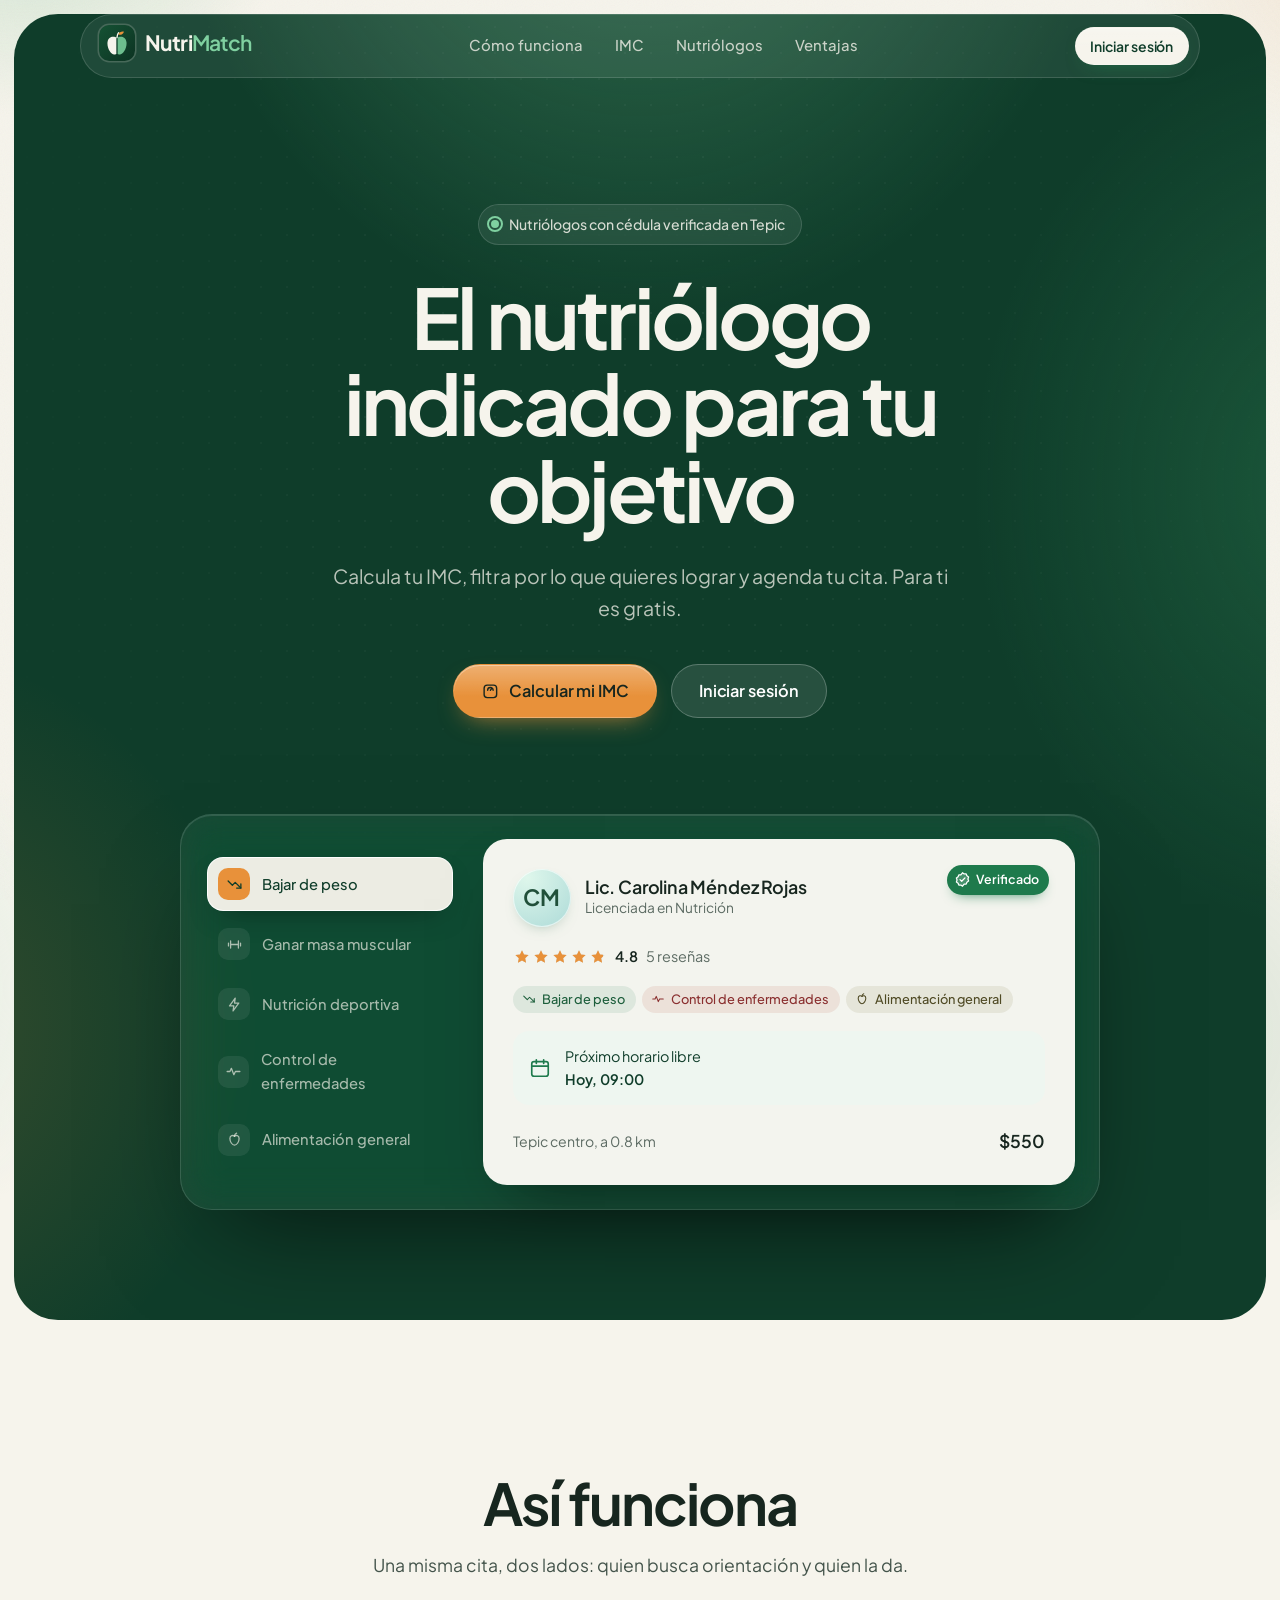
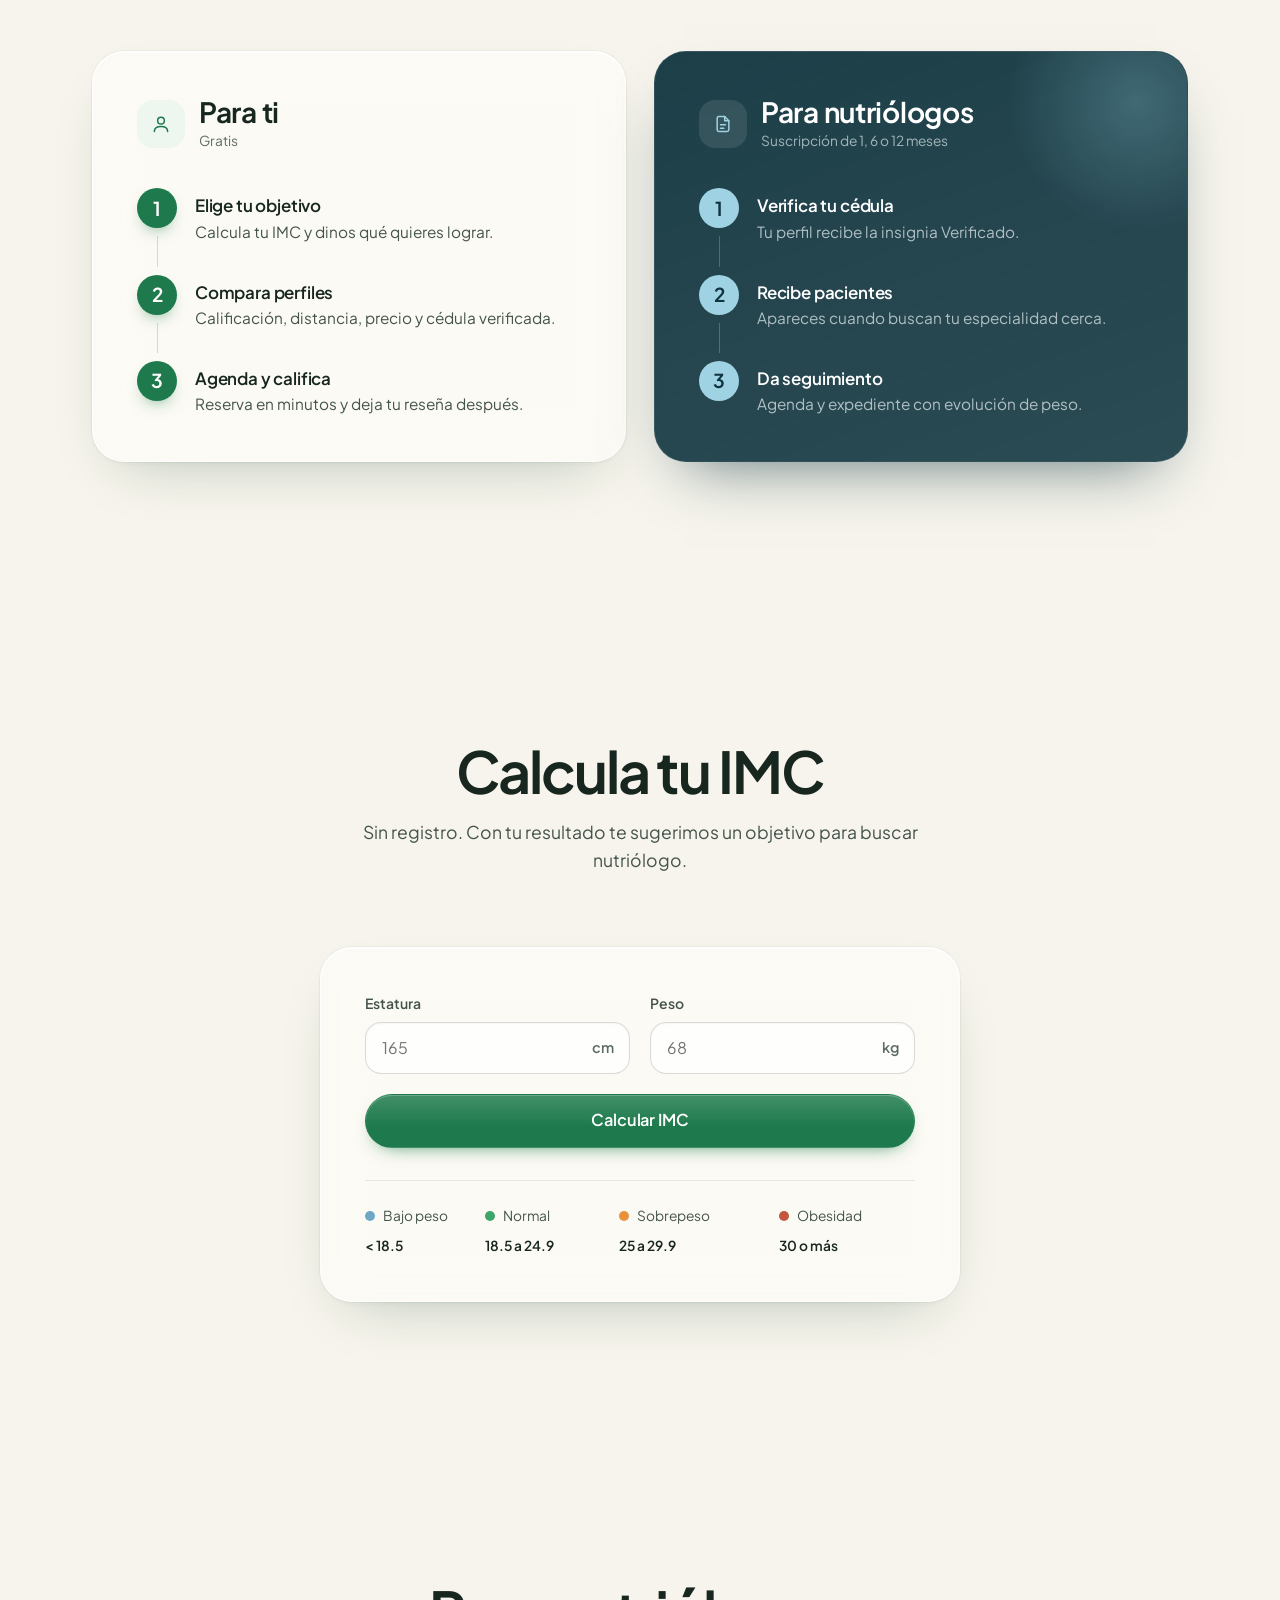
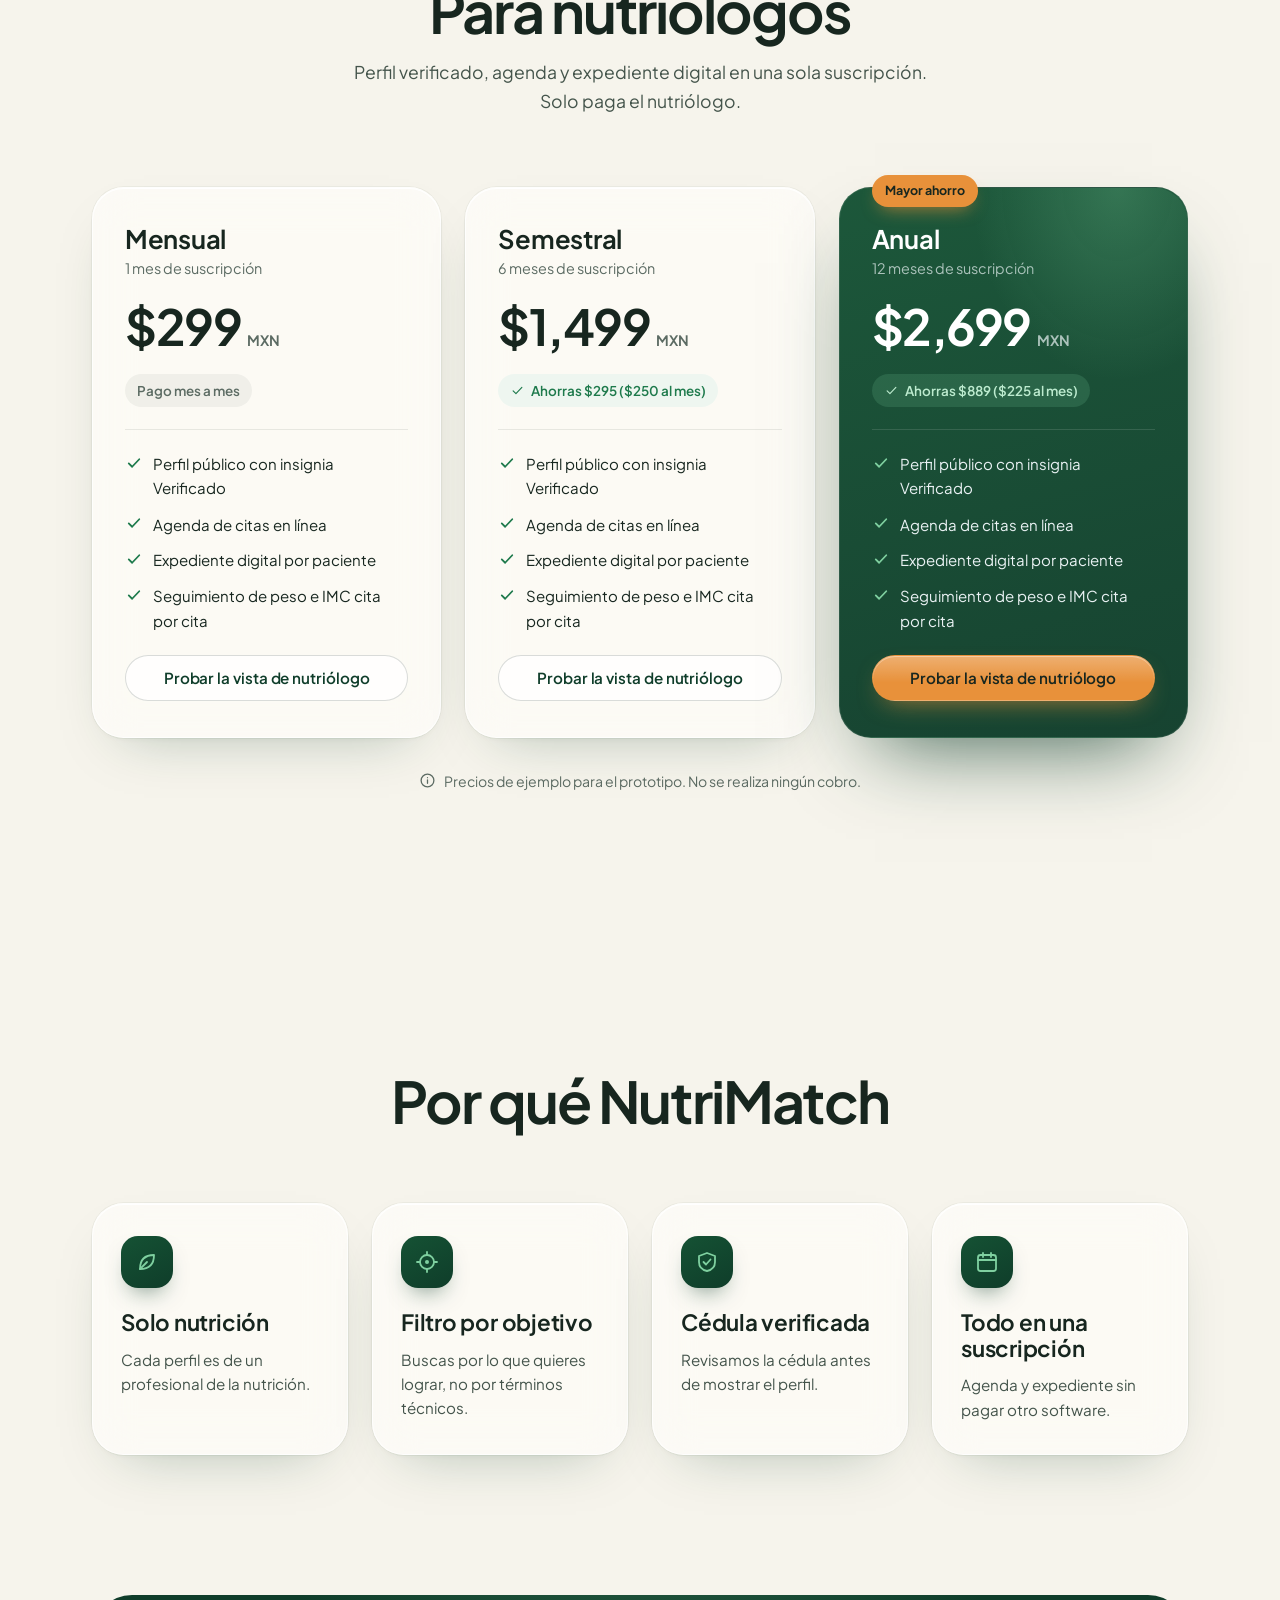
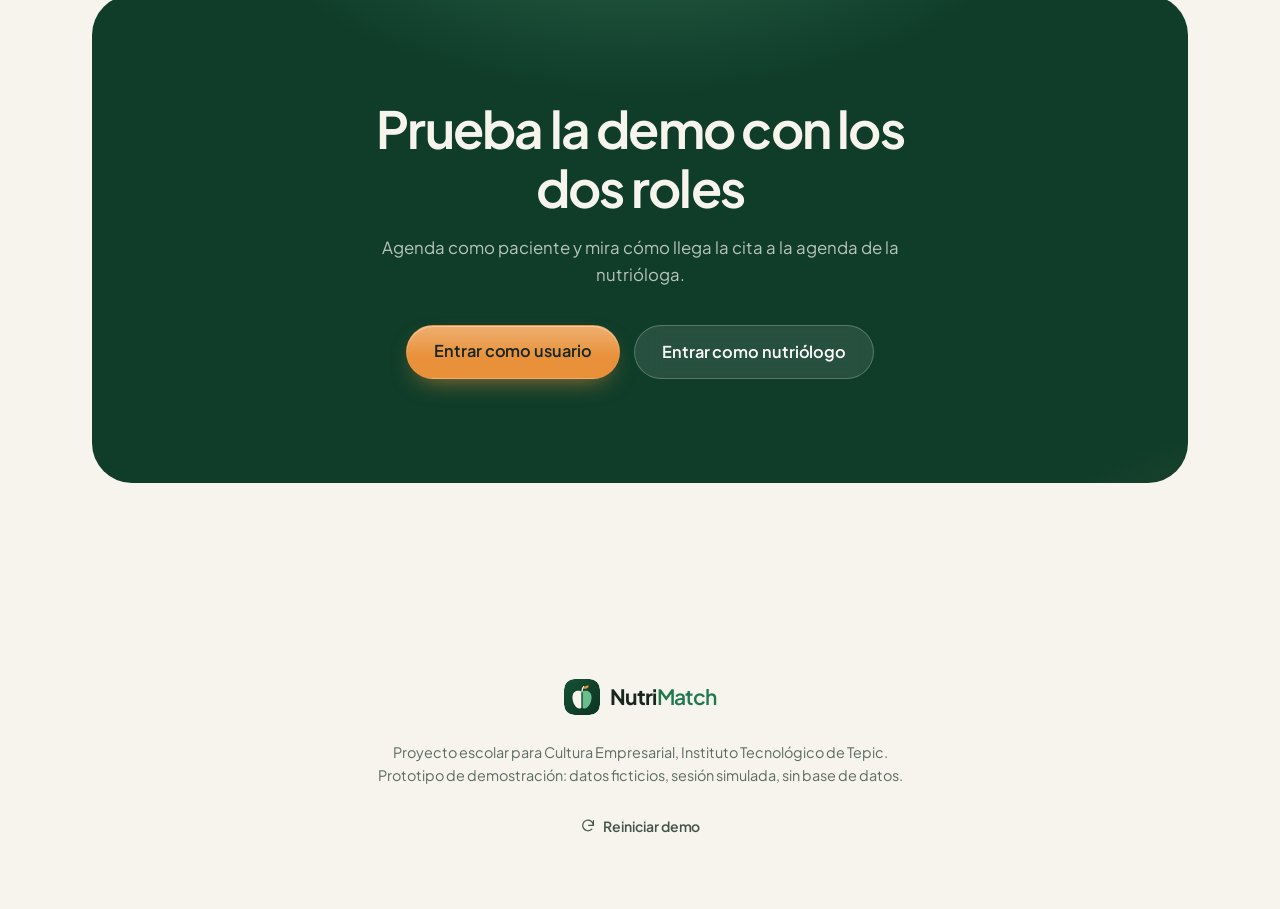
<file: index.html>
<!DOCTYPE html>
<html lang="es-MX">
<head>
  <meta charset="UTF-8">
  <meta name="viewport" content="width=device-width, initial-scale=1, viewport-fit=cover">
  <title>NutriMatch: el nutriólogo indicado para tu objetivo</title>
  <meta name="description" content="NutriMatch conecta a personas con nutriólogos certificados en Tepic. Calcula tu IMC, filtra por objetivo y agenda tu cita. Prototipo escolar.">
  <meta property="og:title" content="NutriMatch">
  <meta property="og:description" content="El nutriólogo indicado para tu objetivo. Prototipo escolar.">
  <meta property="og:image" content="https://nutrimatch-tepic.vercel.app/brand/nutrimatch-logo.png">
  <meta name="theme-color" content="#0F3D2A">
  <link rel="icon" href="data:image/svg+xml,%3Csvg xmlns='http://www.w3.org/2000/svg' viewBox='0 0 48 48'%3E%3Cdefs%3E%3CclipPath id='i'%3E%3Crect width='23.1' height='48'/%3E%3C/clipPath%3E%3CclipPath id='d'%3E%3Crect x='24.9' width='24' height='48'/%3E%3C/clipPath%3E%3Cpath id='m' d='M24 16.2C20.3 13.4 12.6 13.3 11.4 21.4C10.3 29.8 15.8 38.2 20.3 38.2C21.9 38.2 22.9 37.4 24 37.4C25.1 37.4 26.1 38.2 27.7 38.2C32.2 38.2 37.7 29.8 36.6 21.4C35.4 13.3 27.7 13.4 24 16.2Z'/%3E%3C/defs%3E%3Crect width='48' height='48' rx='14' fill='%230F3D2A'/%3E%3Cg transform='translate(0 1.2)'%3E%3Cuse href='%23m' fill='%23F6F4EC' clip-path='url(%23i)'/%3E%3Cuse href='%23m' fill='%236DBE8E' clip-path='url(%23d)'/%3E%3Cpath d='M24 15.4C24 12.6 24.8 10.6 26.2 9.2' fill='none' stroke='%23F6F4EC' stroke-width='1.9' stroke-linecap='round'/%3E%3Cpath d='M25.6 11.6C26.9 8.2 30.4 7 33.2 7.7C32.5 10.9 29.1 12.6 25.6 11.6Z' fill='%23E8913A'/%3E%3C/g%3E%3C/svg%3E">
  <link rel="apple-touch-icon" href="brand/nutrimatch-icono.png">
  <link rel="preconnect" href="https://fonts.googleapis.com">
  <link rel="preconnect" href="https://fonts.gstatic.com" crossorigin>
  <link href="https://fonts.googleapis.com/css2?family=Plus+Jakarta+Sans:ital,wght@0,400;0,500;0,600;0,700;1,500;1,600&display=swap" rel="stylesheet">
  <link rel="stylesheet" href="css/styles.css">
</head>
<body class="tema-publico">
  <a class="saltar" href="#contenido">Saltar al contenido</a>

  <header class="pub-cabecera" id="cabecera">
    <div class="pub-barra">
      <a href="#inicio" class="logo-enlace" aria-label="NutriMatch, ir al inicio" data-logo></a>
      <nav class="pub-nav" aria-label="Secciones">
        <a href="#como-funciona">Cómo funciona</a>
        <a href="#imc">IMC</a>
        <a href="#nutriologos">Nutriólogos</a>
        <a href="#ventajas">Ventajas</a>
      </nav>
      <div id="cabecera-accion">
        <button type="button" class="btn btn-primario btn-sm btn-entrar" data-abrir-acceso>Iniciar sesión</button>
      </div>
    </div>
  </header>

  <main id="contenido">
    <!-- HERO -->
    <section class="hero" id="inicio" aria-labelledby="hero-titulo">
      <div class="contenedor hero-centro">
        <p class="hero-insignia"><span class="punto-vivo" aria-hidden="true"></span>Nutriólogos con cédula verificada en Tepic</p>
        <h1 id="hero-titulo" data-palabras>El nutriólogo indicado para tu objetivo</h1>
        <p class="hero-bajada">Calcula tu IMC, filtra por lo que quieres lograr y agenda tu cita. Para ti es gratis.</p>
        <div class="hero-acciones">
          <a href="#imc" class="btn btn-naranja btn-lg"><span data-ico="bascula"></span>Calcular mi IMC</a>
          <button type="button" class="btn btn-claro btn-lg" data-abrir-acceso data-hero-accion>Iniciar sesión</button>
        </div>
      </div>

      <div class="contenedor">
        <p class="sr-only">Ejemplo: eliges un objetivo, como bajar de peso, y NutriMatch te muestra un nutriólogo verificado con su calificación y su próximo horario libre.</p>
        <div class="match" id="match" aria-hidden="true">
          <ul class="match-objetivos" id="match-objetivos"></ul>
          <div class="match-tarjeta"><div class="mt-cuerpo" id="match-cuerpo"></div></div>
        </div>
      </div>
    </section>

    <!-- CÓMO FUNCIONA -->
    <section class="seccion" id="como-funciona" aria-labelledby="cf-titulo">
      <div class="contenedor">
        <div class="seccion-cabeza" data-revelar>
          <h2 id="cf-titulo">Así funciona</h2>
          <p>Una misma cita, dos lados: quien busca orientación y quien la da.</p>
        </div>
        <div class="pasos-rejilla">
          <article class="pista-pasos pista-usuario" data-revelar>
            <div class="pista-cabeza">
              <span class="rol-ico"><span data-ico="usuario"></span></span>
              <div><h3>Para ti</h3><small>Gratis</small></div>
            </div>
            <ol class="pasos">
              <li class="paso"><div><h4>Elige tu objetivo</h4><p>Calcula tu IMC y dinos qué quieres lograr.</p></div></li>
              <li class="paso"><div><h4>Compara perfiles</h4><p>Calificación, distancia, precio y cédula verificada.</p></div></li>
              <li class="paso"><div><h4>Agenda y califica</h4><p>Reserva en minutos y deja tu reseña después.</p></div></li>
            </ol>
          </article>
          <article class="pista-pasos pista-nutri" data-revelar style="--retraso:.12s">
            <div class="pista-cabeza">
              <span class="rol-ico"><span data-ico="expediente"></span></span>
              <div><h3>Para nutriólogos</h3><small>Suscripción de 1, 6 o 12 meses</small></div>
            </div>
            <ol class="pasos">
              <li class="paso"><div><h4>Verifica tu cédula</h4><p>Tu perfil recibe la insignia Verificado.</p></div></li>
              <li class="paso"><div><h4>Recibe pacientes</h4><p>Apareces cuando buscan tu especialidad cerca.</p></div></li>
              <li class="paso"><div><h4>Da seguimiento</h4><p>Agenda y expediente con evolución de peso.</p></div></li>
            </ol>
          </article>
        </div>
      </div>
    </section>

    <!-- IMC -->
    <section class="seccion seccion-imc" id="imc" aria-labelledby="imc-titulo">
      <div class="contenedor">
        <div class="seccion-cabeza" data-revelar>
          <h2 id="imc-titulo">Calcula tu IMC</h2>
          <p>Sin registro. Con tu resultado te sugerimos un objetivo para buscar nutriólogo.</p>
        </div>
        <div class="imc-tarjeta" data-revelar>
          <form class="imc-form" id="imc-form" novalidate>
            <div class="rejilla-campos">
              <div class="campo">
                <label for="imc-estatura">Estatura</label>
                <div class="campo-unidad">
                  <input id="imc-estatura" name="estatura" type="number" inputmode="decimal" min="100" max="250" step="0.1" placeholder="165" autocomplete="off" required>
                  <span class="unidad">cm</span>
                </div>
              </div>
              <div class="campo">
                <label for="imc-peso">Peso</label>
                <div class="campo-unidad">
                  <input id="imc-peso" name="peso" type="number" inputmode="decimal" min="30" max="300" step="0.1" placeholder="68" autocomplete="off" required>
                  <span class="unidad">kg</span>
                </div>
              </div>
            </div>
            <button type="submit" class="btn btn-primario btn-lg btn-bloque">Calcular IMC</button>
          </form>
          <div class="imc-salida" id="imc-salida" hidden aria-live="polite"></div>
          <ul class="imc-leyenda" aria-label="Categorías de IMC de la OMS">
            <li><span class="punto p-bajo"></span>Bajo peso <b>&lt; 18.5</b></li>
            <li><span class="punto p-normal"></span>Normal <b>18.5 a 24.9</b></li>
            <li><span class="punto p-sobrepeso"></span>Sobrepeso <b>25 a 29.9</b></li>
            <li><span class="punto p-obesidad"></span>Obesidad <b>30 o más</b></li>
          </ul>
        </div>
      </div>
    </section>

    <!-- PARA NUTRIÓLOGOS -->
    <section class="seccion" id="nutriologos" aria-labelledby="planes-titulo">
      <div class="contenedor">
        <div class="seccion-cabeza" data-revelar>
          <h2 id="planes-titulo">Para nutriólogos</h2>
          <p>Perfil verificado, agenda y expediente digital en una sola suscripción. Solo paga el nutriólogo.</p>
        </div>
        <div class="planes" id="planes"></div>
        <p class="nota-precios"><span data-ico="info"></span>Precios de ejemplo para el prototipo. No se realiza ningún cobro.</p>
      </div>
    </section>

    <!-- VENTAJAS -->
    <section class="seccion" id="ventajas" aria-labelledby="ventajas-titulo">
      <div class="contenedor">
        <div class="seccion-cabeza" data-revelar>
          <h2 id="ventajas-titulo">Por qué NutriMatch</h2>
        </div>
        <div class="ventajas">
          <article class="ventaja" data-revelar>
            <span class="ventaja-ico"><span data-ico="hoja"></span></span>
            <h3>Solo nutrición</h3>
            <p>Cada perfil es de un profesional de la nutrición.</p>
          </article>
          <article class="ventaja" data-revelar style="--retraso:.08s">
            <span class="ventaja-ico"><span data-ico="mira"></span></span>
            <h3>Filtro por objetivo</h3>
            <p>Buscas por lo que quieres lograr, no por términos técnicos.</p>
          </article>
          <article class="ventaja" data-revelar style="--retraso:.16s">
            <span class="ventaja-ico"><span data-ico="escudo"></span></span>
            <h3>Cédula verificada</h3>
            <p>Revisamos la cédula antes de mostrar el perfil.</p>
          </article>
          <article class="ventaja" data-revelar style="--retraso:.24s">
            <span class="ventaja-ico"><span data-ico="calendario"></span></span>
            <h3>Todo en una suscripción</h3>
            <p>Agenda y expediente sin pagar otro software.</p>
          </article>
        </div>
      </div>
    </section>

    <!-- CIERRE -->
    <section class="seccion seccion-cierre" aria-labelledby="cierre-titulo">
      <div class="contenedor">
        <div class="cierre" data-revelar>
          <h2 id="cierre-titulo">Prueba la demo con los dos roles</h2>
          <p>Agenda como paciente y mira cómo llega la cita a la agenda de la nutrióloga.</p>
          <div class="cierre-acciones">
            <button type="button" class="btn btn-naranja btn-lg" data-abrir-acceso data-correo="usuario@gmail.com">Entrar como usuario</button>
            <button type="button" class="btn btn-claro btn-lg" data-abrir-acceso data-correo="nutriologo@gmail.com">Entrar como nutriólogo</button>
          </div>
        </div>
      </div>
    </section>
  </main>

  <footer class="pie">
    <div class="contenedor">
      <span data-logo></span>
      <p>Proyecto escolar para Cultura Empresarial, Instituto Tecnológico de Tepic.<br>Prototipo de demostración: datos ficticios, sesión simulada, sin base de datos.</p>
      <button type="button" class="btn btn-fantasma btn-sm" data-reiniciar-demo><span data-ico="reiniciar"></span>Reiniciar demo</button>
    </div>
  </footer>

  <!-- ACCESO SIMULADO -->
  <div class="acceso" id="acceso" role="dialog" aria-modal="true" aria-labelledby="acceso-titulo" aria-hidden="true" inert>
    <button type="button" class="btn-icono acceso-cerrar" id="acceso-cerrar" aria-label="Cerrar inicio de sesión"><span data-ico="cerrar"></span></button>
    <div class="acceso-caja">
      <span data-logo></span>
      <div>
        <h1 id="acceso-titulo">Iniciar sesión</h1>
        <p class="bajada">Acceso simulado: escribe el correo, sin contraseña.</p>
      </div>
      <div id="acceso-aviso" class="nota-demo" hidden></div>
      <form id="form-acceso" class="form-acceso" novalidate>
        <div class="campo">
          <label for="acceso-correo">Correo electrónico</label>
          <input id="acceso-correo" name="correo" type="email" inputmode="email" autocomplete="email" placeholder="tucorreo@gmail.com" spellcheck="false" autocapitalize="off">
        </div>
        <div id="acceso-error" role="alert"></div>
        <button type="submit" class="btn btn-primario btn-lg btn-bloque btn-entrando" id="acceso-enviar">
          <svg class="ico ico-carga" viewBox="0 0 24 24" fill="none" stroke="currentColor" stroke-width="2.4" stroke-linecap="round" aria-hidden="true"><path d="M21 12a9 9 0 1 1-6.2-8.6"/></svg>
          <span>Entrar</span>
        </button>
      </form>
      <div class="atajos">
        <p class="atajos-titulo">o usa una cuenta de demo</p>
        <button type="button" class="atajo atajo-u" data-atajo="usuario@gmail.com">
          <span class="rol-ico"><span data-ico="usuario"></span></span>
          <span><strong>Entrar como usuario</strong><small>usuario@gmail.com</small></span>
          <span data-ico="der" class="ico-der"></span>
        </button>
        <button type="button" class="atajo atajo-n" data-atajo="nutriologo@gmail.com">
          <span class="rol-ico"><span data-ico="expediente"></span></span>
          <span><strong>Entrar como nutriólogo</strong><small>nutriologo@gmail.com</small></span>
          <span data-ico="der" class="ico-der"></span>
        </button>
      </div>
      <p class="acceso-nota">Prototipo de demostración: sesión simulada, sin base de datos.</p>
    </div>
  </div>

  <script src="js/data.js"></script>
  <script src="js/store.js"></script>
  <script src="js/auth.js"></script>
  <script src="js/ui.js"></script>
  <script src="js/imc.js"></script>
  <script src="js/publico.js"></script>
</body>
</html>
</file>
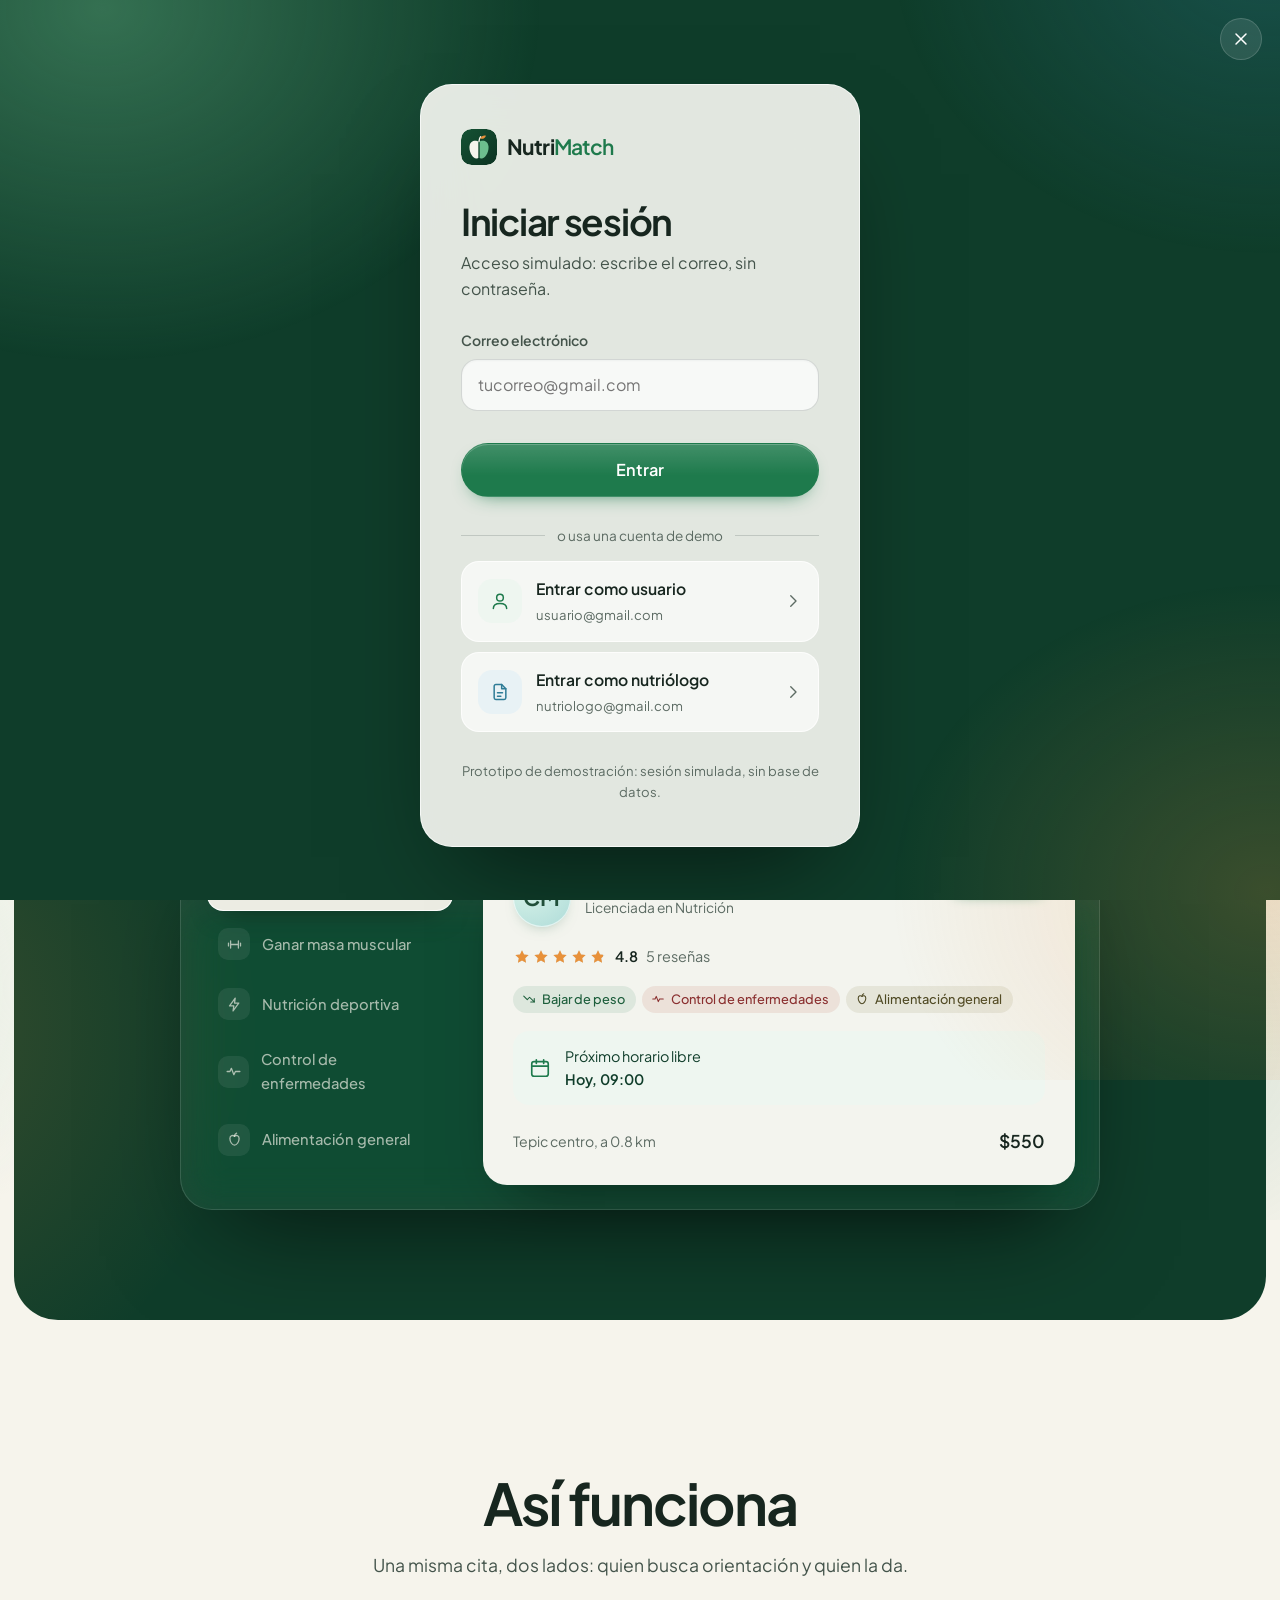
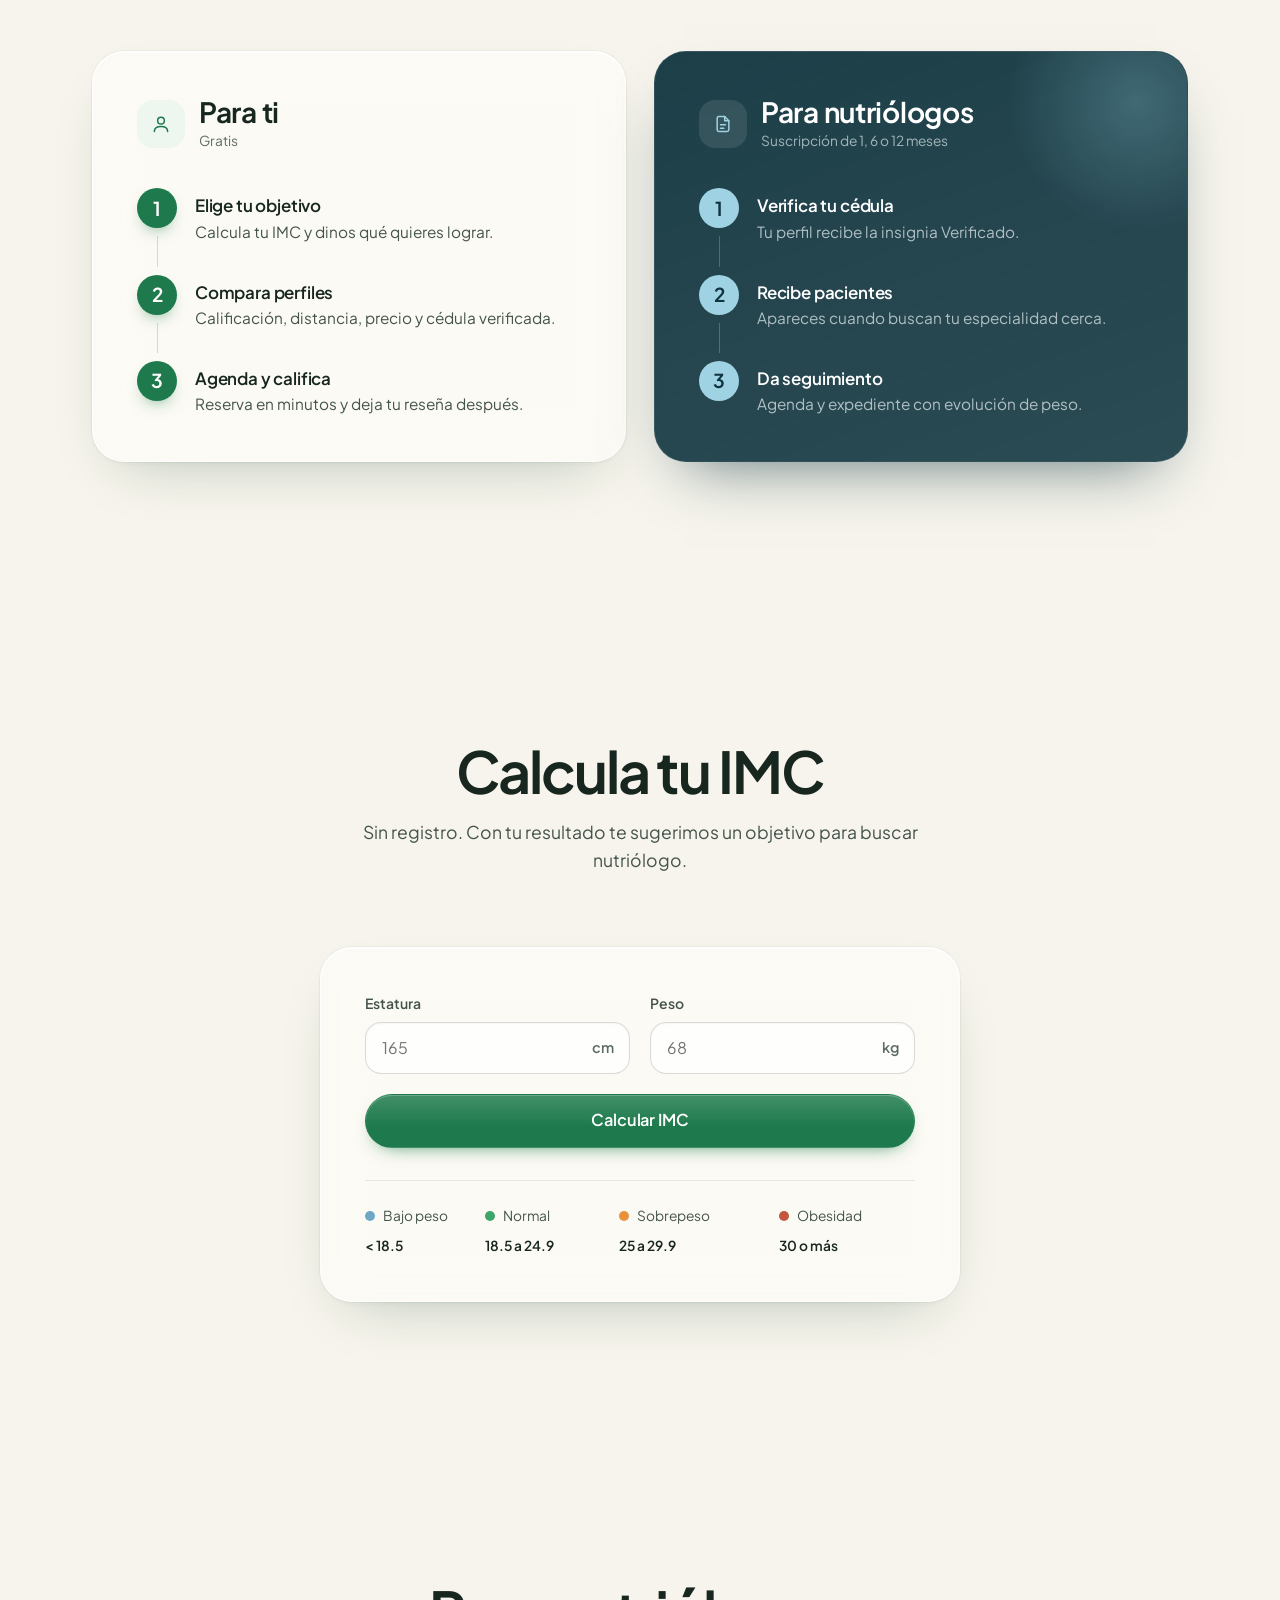
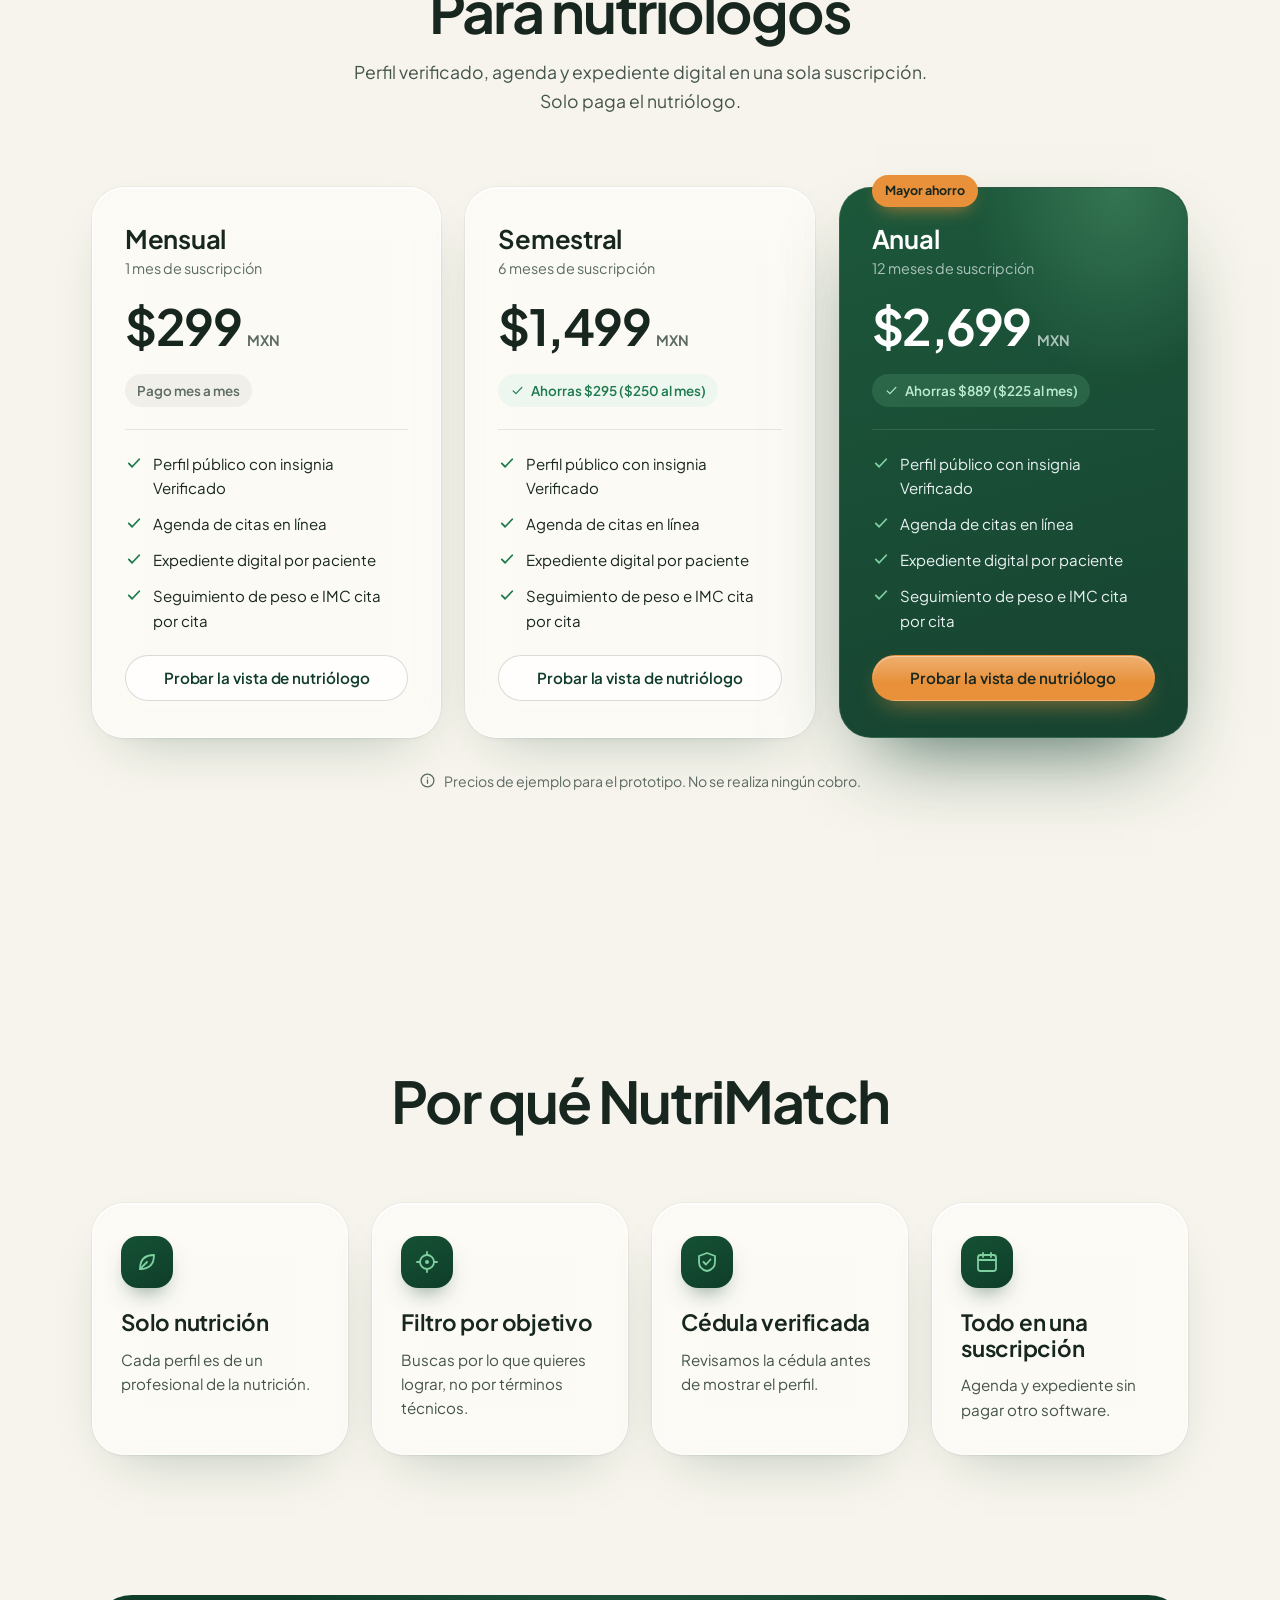
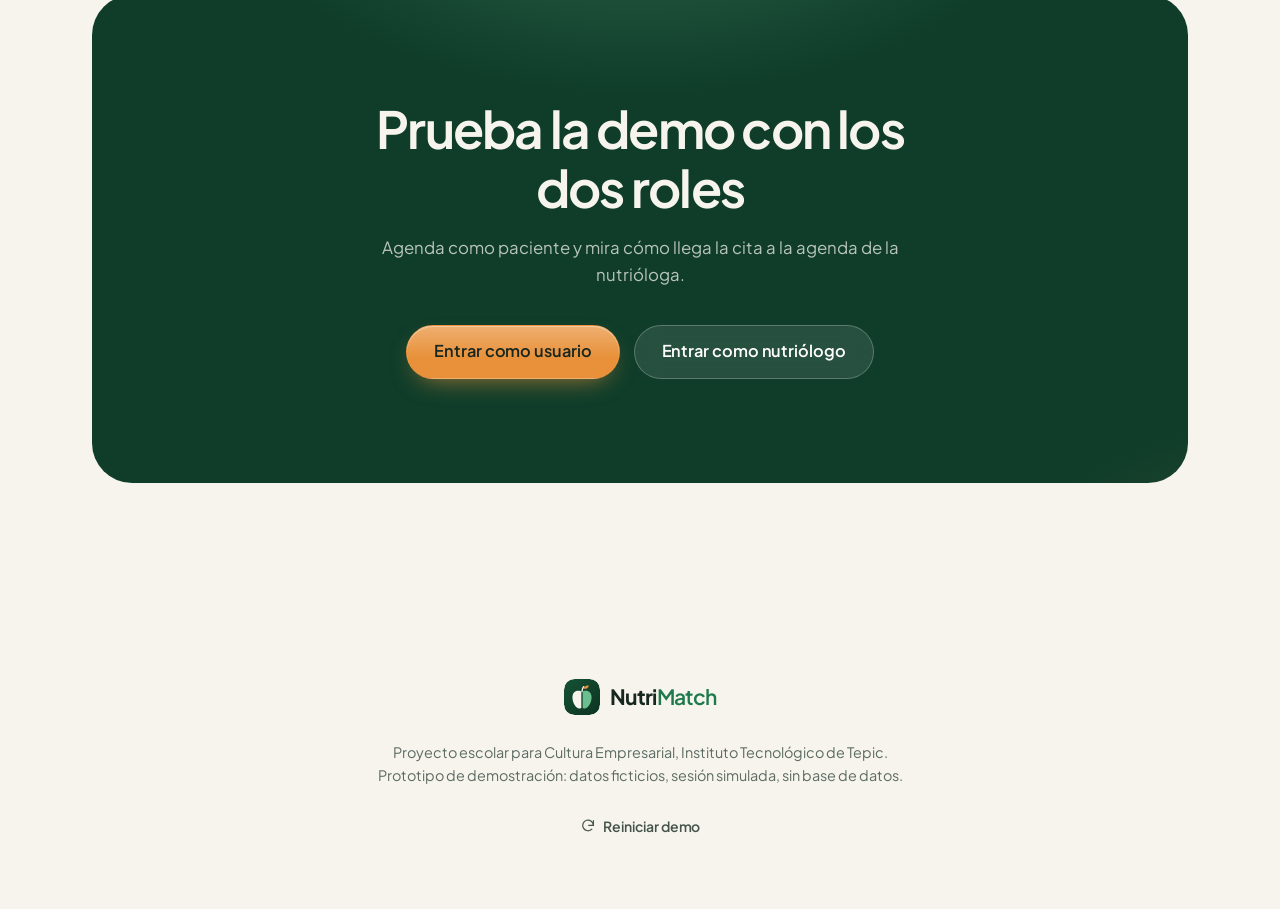
<file: nutriologo.html>
<!DOCTYPE html>
<html lang="es-MX">
<head>
  <meta charset="UTF-8">
  <meta name="viewport" content="width=device-width, initial-scale=1, viewport-fit=cover">
  <title>Consultorio | NutriMatch</title>
  <meta name="theme-color" content="#10343F">
  <link rel="icon" href="data:image/svg+xml,%3Csvg xmlns='http://www.w3.org/2000/svg' viewBox='0 0 48 48'%3E%3Cdefs%3E%3CclipPath id='i'%3E%3Crect width='23.1' height='48'/%3E%3C/clipPath%3E%3CclipPath id='d'%3E%3Crect x='24.9' width='24' height='48'/%3E%3C/clipPath%3E%3Cpath id='m' d='M24 16.2C20.3 13.4 12.6 13.3 11.4 21.4C10.3 29.8 15.8 38.2 20.3 38.2C21.9 38.2 22.9 37.4 24 37.4C25.1 37.4 26.1 38.2 27.7 38.2C32.2 38.2 37.7 29.8 36.6 21.4C35.4 13.3 27.7 13.4 24 16.2Z'/%3E%3C/defs%3E%3Crect width='48' height='48' rx='14' fill='%230F3D2A'/%3E%3Cg transform='translate(0 1.2)'%3E%3Cuse href='%23m' fill='%23F6F4EC' clip-path='url(%23i)'/%3E%3Cuse href='%23m' fill='%236DBE8E' clip-path='url(%23d)'/%3E%3Cpath d='M24 15.4C24 12.6 24.8 10.6 26.2 9.2' fill='none' stroke='%23F6F4EC' stroke-width='1.9' stroke-linecap='round'/%3E%3Cpath d='M25.6 11.6C26.9 8.2 30.4 7 33.2 7.7C32.5 10.9 29.1 12.6 25.6 11.6Z' fill='%23E8913A'/%3E%3C/g%3E%3C/svg%3E">
  <link rel="apple-touch-icon" href="brand/nutrimatch-icono.png">
  <link rel="preconnect" href="https://fonts.googleapis.com">
  <link rel="preconnect" href="https://fonts.gstatic.com" crossorigin>
  <link href="https://fonts.googleapis.com/css2?family=Plus+Jakarta+Sans:ital,wght@0,400;0,500;0,600;0,700;1,500;1,600&display=swap" rel="stylesheet">
  <link rel="stylesheet" href="css/styles.css">
  <script src="js/data.js"></script>
  <script src="js/store.js"></script>
  <script src="js/auth.js"></script>
  <script>NM.auth.requerir('nutriologo');</script>
</head>
<body class="tema-nutri">
  <a class="saltar" href="#contenido">Saltar al contenido</a>

  <div class="n-app">
    <aside class="n-lateral" id="n-lateral" aria-label="Menú del consultorio">
      <a href="#resumen" aria-label="NutriMatch, ir al resumen" data-logo></a>
      <span class="n-etiqueta-rol"><svg class="ico" style="width:14px;height:14px" viewBox="0 0 24 24" fill="none" stroke="currentColor" stroke-width="2" stroke-linecap="round" stroke-linejoin="round" aria-hidden="true"><path d="M14 3H7a2 2 0 0 0-2 2v14a2 2 0 0 0 2 2h10a2 2 0 0 0 2-2V8z"/><path d="M14 3v5h5"/></svg>Panel de nutriólogo</span>
      <nav class="n-nav" id="n-nav" aria-label="Principal">
        <span class="n-nav-indicador" id="n-nav-indicador" aria-hidden="true"></span>
        <a href="#resumen" data-vista="resumen"><svg class="ico" viewBox="0 0 24 24" fill="none" stroke="currentColor" stroke-width="1.8" stroke-linecap="round" stroke-linejoin="round" aria-hidden="true"><path d="M4 4v16h16"/><path d="M7.5 14.5l3.5-4 3 2.5 5-6"/></svg>Resumen</a>
        <a href="#agenda" data-vista="agenda"><svg class="ico" viewBox="0 0 24 24" fill="none" stroke="currentColor" stroke-width="1.8" stroke-linecap="round" stroke-linejoin="round" aria-hidden="true"><rect x="3" y="5" width="18" height="16" rx="2.5"/><path d="M3 10h18M8 3v4M16 3v4"/></svg>Agenda<span class="cuenta" id="cuenta-pendientes" hidden></span></a>
        <a href="#pacientes" data-vista="pacientes"><svg class="ico" viewBox="0 0 24 24" fill="none" stroke="currentColor" stroke-width="1.8" stroke-linecap="round" stroke-linejoin="round" aria-hidden="true"><circle cx="9" cy="8" r="3.5"/><path d="M2.5 20c0-3.5 2.9-5.5 6.5-5.5s6.5 2 6.5 5.5M16 4.6a3.5 3.5 0 0 1 0 6.8M18 14.6c2.3.6 3.6 2.4 3.6 5.4"/></svg>Pacientes</a>
        <a href="#perfil" data-vista="perfil"><svg class="ico" viewBox="0 0 24 24" fill="none" stroke="currentColor" stroke-width="1.8" stroke-linecap="round" stroke-linejoin="round" aria-hidden="true"><circle cx="12" cy="8" r="4"/><path d="M4 21c0-4 3.6-6 8-6s8 2 8 6"/></svg>Mi perfil público</a>
        <a href="#resenas" data-vista="resenas"><svg class="ico" viewBox="0 0 24 24" fill="none" stroke="currentColor" stroke-width="1.8" stroke-linecap="round" stroke-linejoin="round" aria-hidden="true"><path d="M12 3l2.7 5.6 6.1.8-4.5 4.2 1.1 6.1L12 16.8l-5.4 2.9 1.1-6.1-4.5-4.2 6.1-.8z"/></svg>Reseñas</a>
        <a href="#suscripcion" data-vista="suscripcion"><svg class="ico" viewBox="0 0 24 24" fill="none" stroke="currentColor" stroke-width="1.8" stroke-linecap="round" stroke-linejoin="round" aria-hidden="true"><rect x="3" y="5.5" width="18" height="13" rx="2.5"/><path d="M3 10h18M7 15h4"/></svg>Suscripción</a>
      </nav>
      <div class="n-lateral-pie">
        <div class="n-cuenta" id="n-cuenta"></div>
        <button type="button" class="btn btn-claro btn-sm" data-reiniciar-demo>
          <svg class="ico" viewBox="0 0 24 24" fill="none" stroke="currentColor" stroke-width="1.8" stroke-linecap="round" stroke-linejoin="round" aria-hidden="true"><path d="M20 11a8 8 0 1 0-2.3 5.7"/><path d="M20 4v7h-7"/></svg>Reiniciar demo
        </button>
        <button type="button" class="btn btn-claro btn-sm" id="btn-salir">
          <svg class="ico" viewBox="0 0 24 24" fill="none" stroke="currentColor" stroke-width="1.8" stroke-linecap="round" stroke-linejoin="round" aria-hidden="true"><path d="M9 4H5a1 1 0 0 0-1 1v14a1 1 0 0 0 1 1h4M16 16l4-4-4-4M20 12H10"/></svg>Cerrar sesión
        </button>
      </div>
    </aside>
    <div class="n-velo" id="n-velo" aria-hidden="true"></div>

    <div class="n-contenido">
      <header class="n-barra">
        <button type="button" class="btn-icono" id="btn-menu" aria-label="Abrir menú" aria-expanded="false" aria-controls="n-lateral">
          <svg class="ico" viewBox="0 0 24 24" fill="none" stroke="currentColor" stroke-width="1.8" stroke-linecap="round" aria-hidden="true"><path d="M4 7h16M4 12h16M4 17h16"/></svg>
        </button>
        <a href="#resumen" aria-label="NutriMatch, ir al resumen" data-logo></a>
        <span id="n-barra-avatar" style="margin-left:auto"></span>
      </header>

      <main id="contenido" class="app-main" style="min-height:auto">
        <div class="contenedor">
          <div id="vista" class="vista"></div>
        </div>
      </main>

      <footer class="app-pie">
        <div class="contenedor">
          <p><svg class="ico" viewBox="0 0 24 24" fill="none" stroke="currentColor" stroke-width="1.8" stroke-linecap="round" stroke-linejoin="round" aria-hidden="true"><circle cx="12" cy="12" r="9"/><path d="M12 11v5M12 8h.01"/></svg>Prototipo de demostración: sesión simulada, sin base de datos.</p>
          <button type="button" class="btn btn-fantasma btn-sm" data-reiniciar-demo>
            <svg class="ico" viewBox="0 0 24 24" fill="none" stroke="currentColor" stroke-width="1.8" stroke-linecap="round" stroke-linejoin="round" aria-hidden="true"><path d="M20 11a8 8 0 1 0-2.3 5.7"/><path d="M20 4v7h-7"/></svg>Reiniciar demo
          </button>
        </div>
      </footer>
    </div>
  </div>

  <script src="js/ui.js"></script>
  <script src="js/imc.js"></script>
  <script src="js/nutriologo.js"></script>
</body>
</html>
</file>
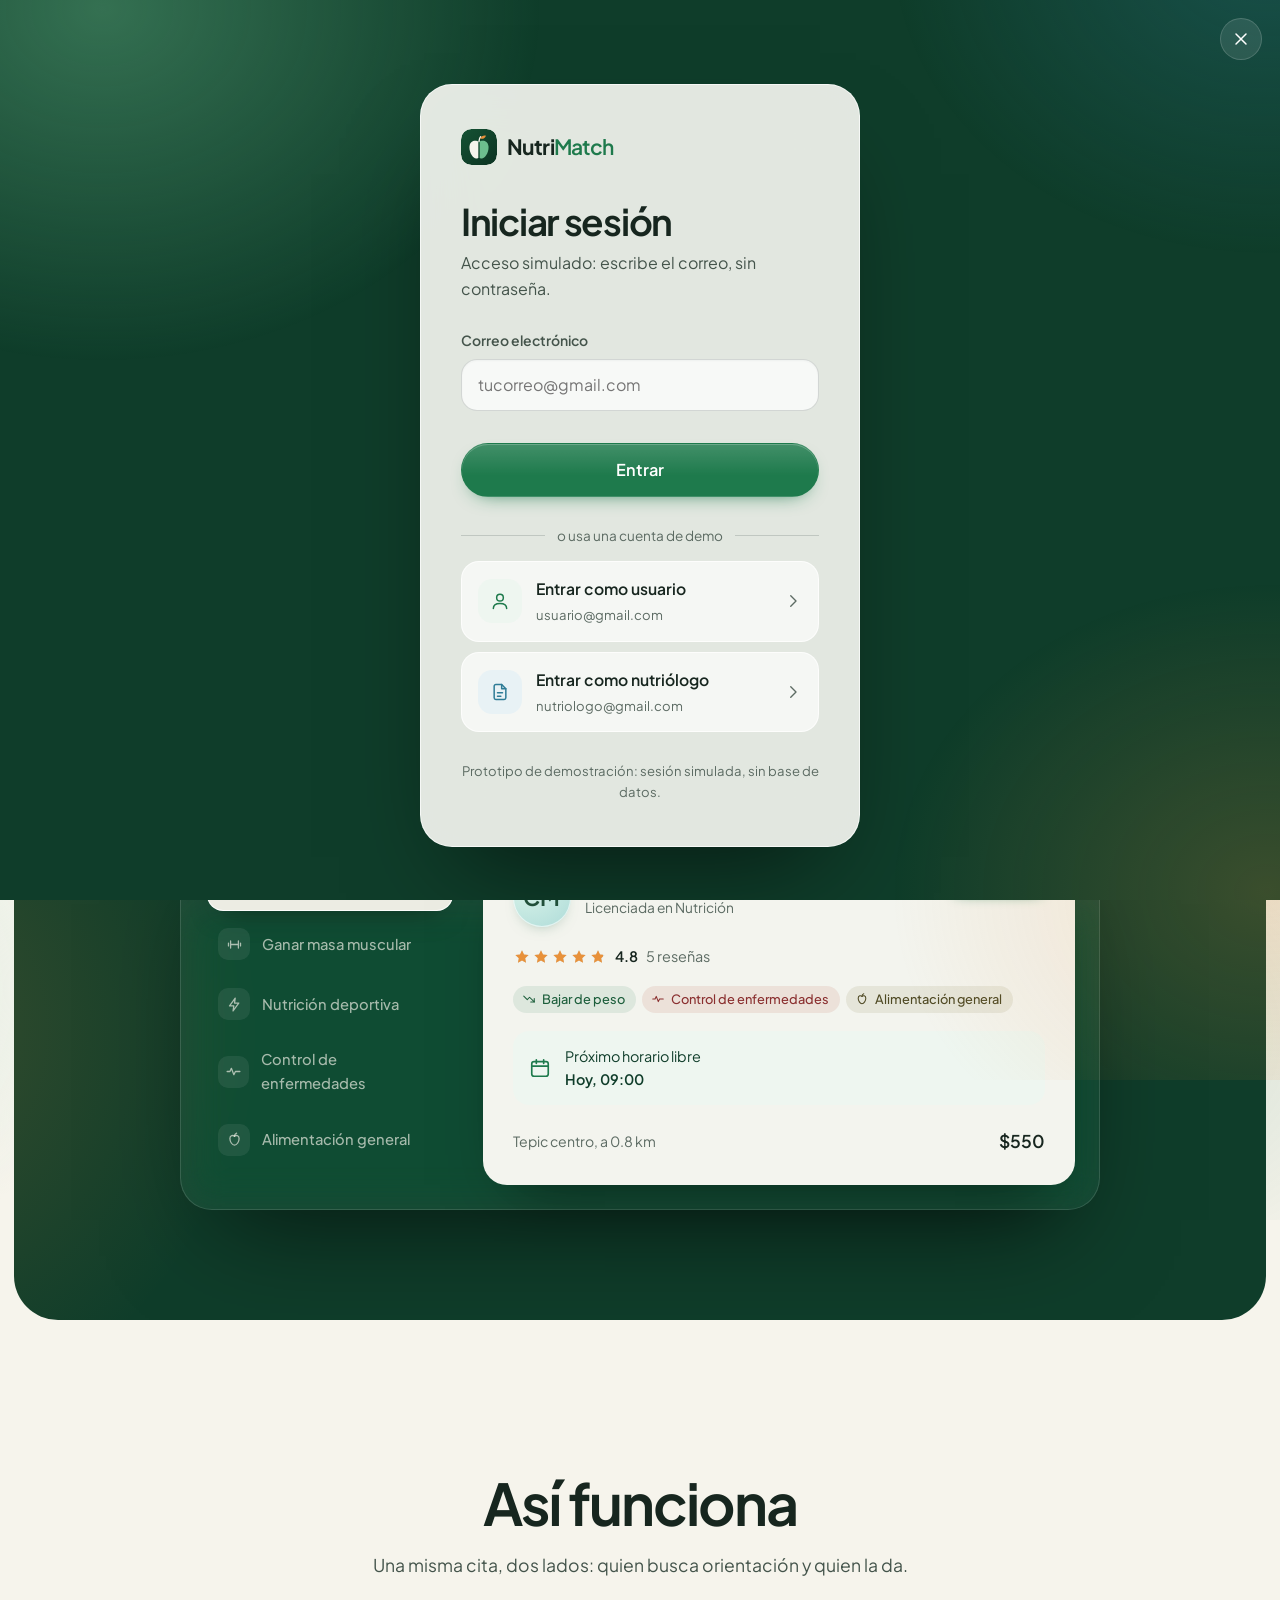
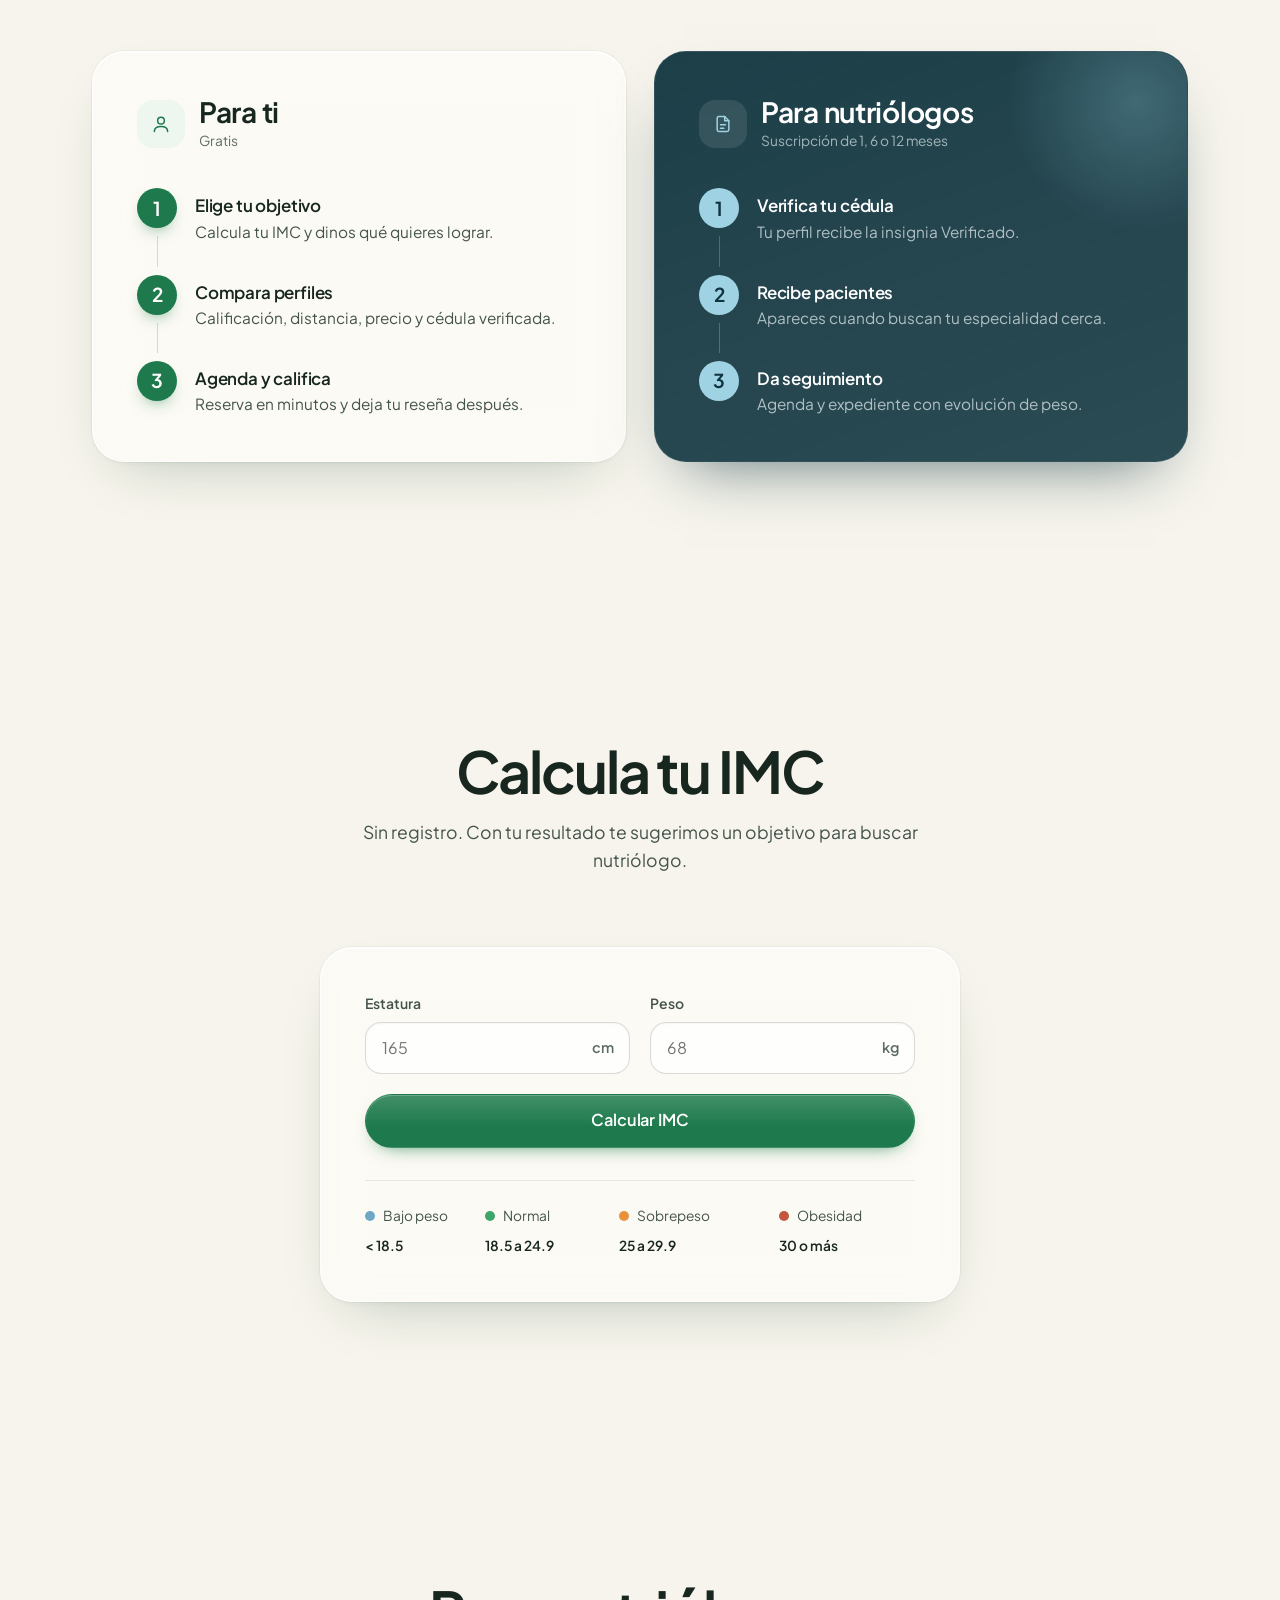
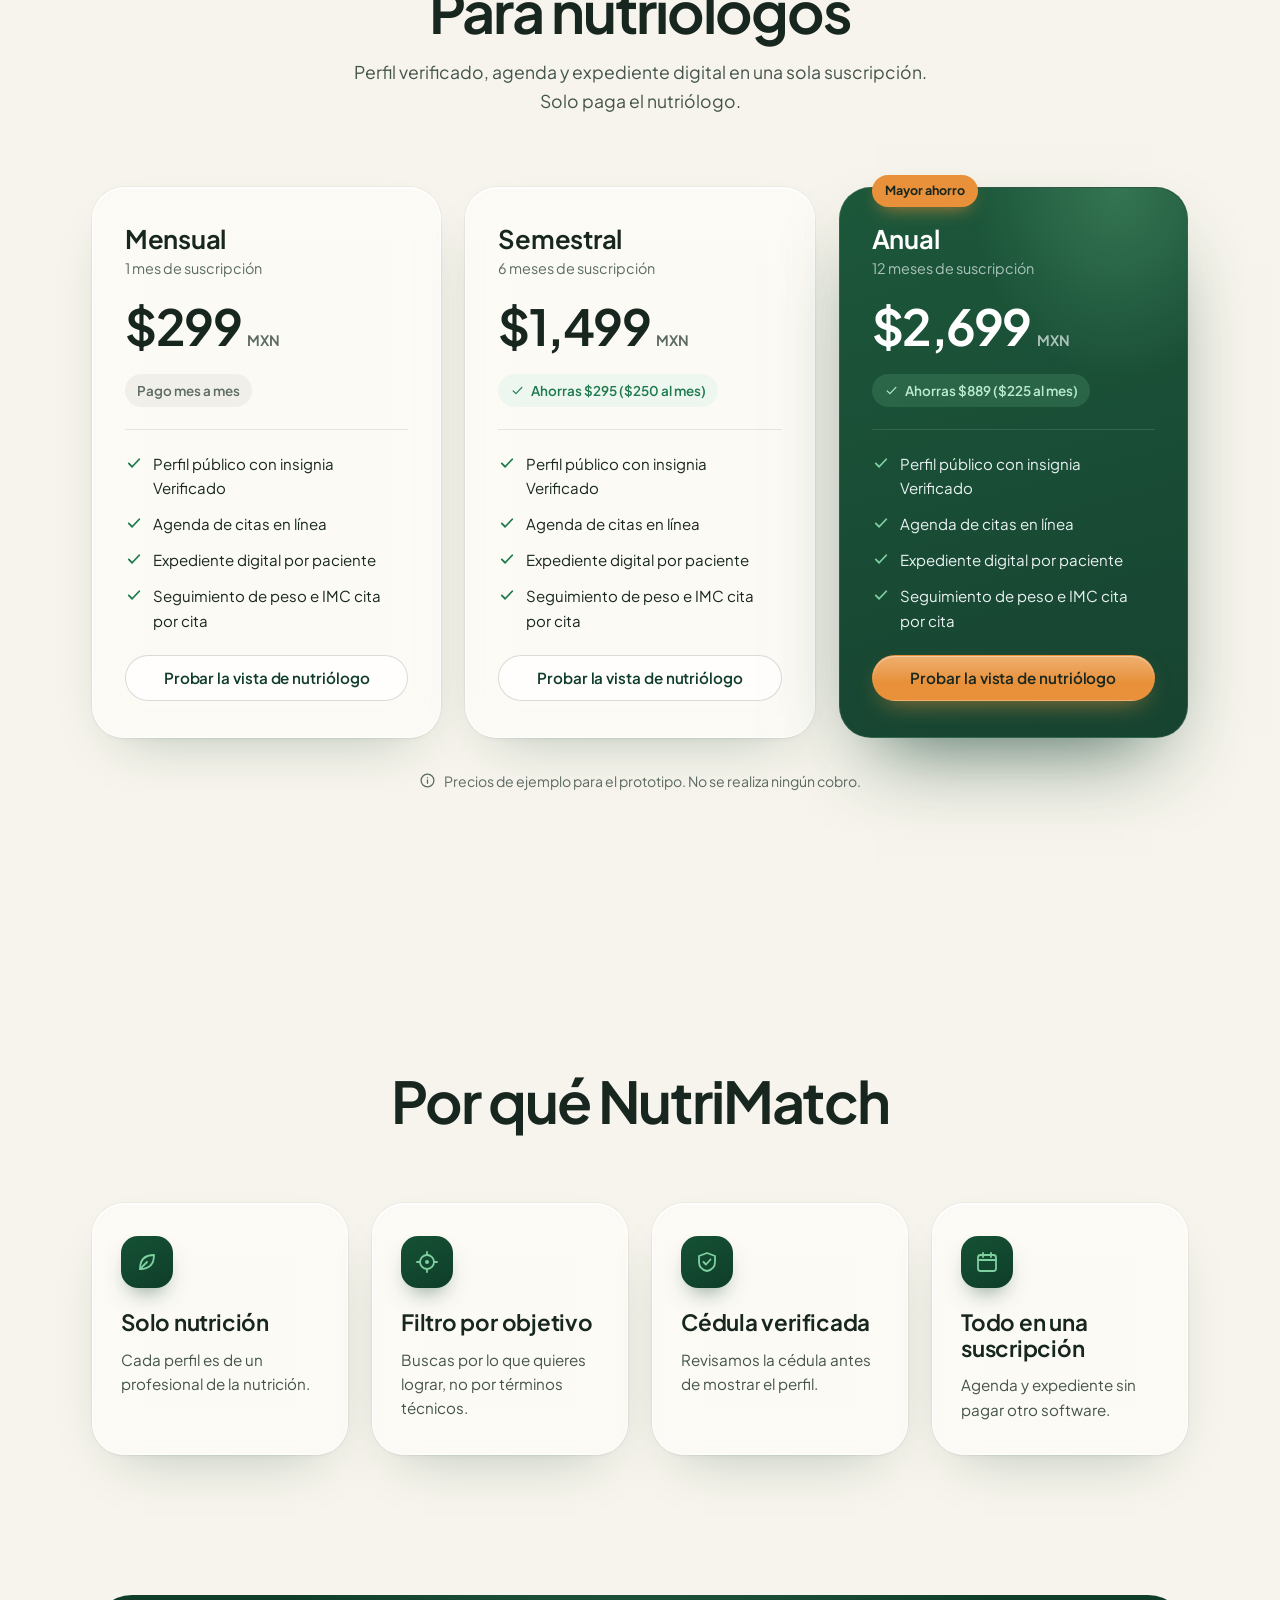
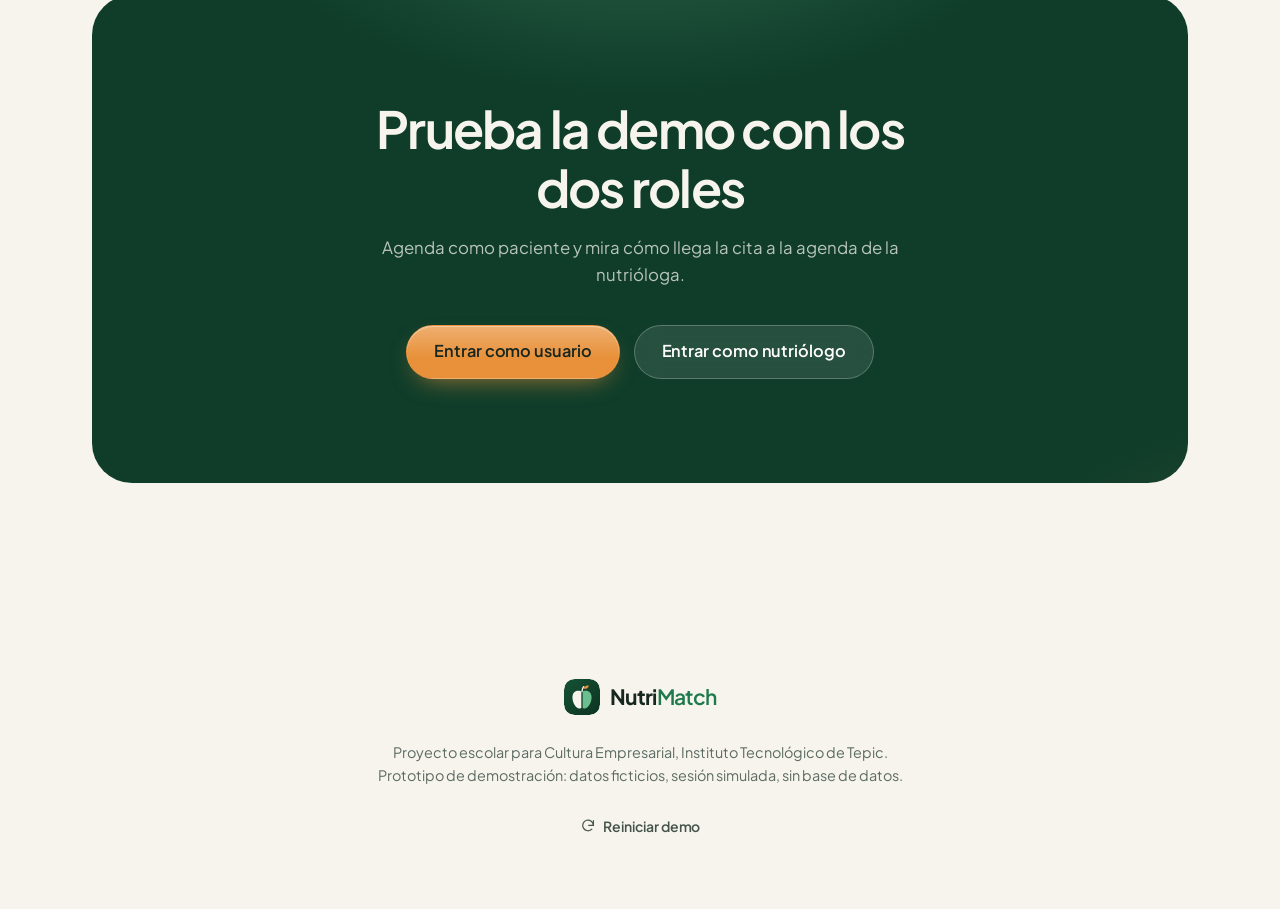
<file: usuario.html>
<!DOCTYPE html>
<html lang="es-MX">
<head>
  <meta charset="UTF-8">
  <meta name="viewport" content="width=device-width, initial-scale=1, viewport-fit=cover">
  <title>Mi NutriMatch</title>
  <meta name="theme-color" content="#F6F4EC">
  <link rel="icon" href="data:image/svg+xml,%3Csvg xmlns='http://www.w3.org/2000/svg' viewBox='0 0 48 48'%3E%3Cdefs%3E%3CclipPath id='i'%3E%3Crect width='23.1' height='48'/%3E%3C/clipPath%3E%3CclipPath id='d'%3E%3Crect x='24.9' width='24' height='48'/%3E%3C/clipPath%3E%3Cpath id='m' d='M24 16.2C20.3 13.4 12.6 13.3 11.4 21.4C10.3 29.8 15.8 38.2 20.3 38.2C21.9 38.2 22.9 37.4 24 37.4C25.1 37.4 26.1 38.2 27.7 38.2C32.2 38.2 37.7 29.8 36.6 21.4C35.4 13.3 27.7 13.4 24 16.2Z'/%3E%3C/defs%3E%3Crect width='48' height='48' rx='14' fill='%230F3D2A'/%3E%3Cg transform='translate(0 1.2)'%3E%3Cuse href='%23m' fill='%23F6F4EC' clip-path='url(%23i)'/%3E%3Cuse href='%23m' fill='%236DBE8E' clip-path='url(%23d)'/%3E%3Cpath d='M24 15.4C24 12.6 24.8 10.6 26.2 9.2' fill='none' stroke='%23F6F4EC' stroke-width='1.9' stroke-linecap='round'/%3E%3Cpath d='M25.6 11.6C26.9 8.2 30.4 7 33.2 7.7C32.5 10.9 29.1 12.6 25.6 11.6Z' fill='%23E8913A'/%3E%3C/g%3E%3C/svg%3E">
  <link rel="apple-touch-icon" href="brand/nutrimatch-icono.png">
  <link rel="preconnect" href="https://fonts.googleapis.com">
  <link rel="preconnect" href="https://fonts.gstatic.com" crossorigin>
  <link href="https://fonts.googleapis.com/css2?family=Plus+Jakarta+Sans:ital,wght@0,400;0,500;0,600;0,700;1,500;1,600&display=swap" rel="stylesheet">
  <link rel="stylesheet" href="css/styles.css">
  <script src="js/data.js"></script>
  <script src="js/store.js"></script>
  <script src="js/auth.js"></script>
  <script>NM.auth.requerir('usuario');</script>
</head>
<body class="tema-usuario">
  <a class="saltar" href="#contenido">Saltar al contenido</a>

  <header class="u-cabecera">
    <div class="contenedor">
      <a href="#inicio" aria-label="NutriMatch, ir a inicio" data-logo></a>
      <nav class="u-nav" id="u-nav" aria-label="Principal">
        <span class="nav-indicador" id="nav-indicador" aria-hidden="true"></span>
        <a href="#inicio" data-vista="inicio"><svg class="ico" viewBox="0 0 24 24" fill="none" stroke="currentColor" stroke-width="1.8" stroke-linecap="round" stroke-linejoin="round" aria-hidden="true"><path d="M3 11l9-7 9 7v9a1 1 0 0 1-1 1h-5v-6h-6v6H4a1 1 0 0 1-1-1z"/></svg>Inicio</a>
        <a href="#buscar" data-vista="buscar"><svg class="ico" viewBox="0 0 24 24" fill="none" stroke="currentColor" stroke-width="1.8" stroke-linecap="round" stroke-linejoin="round" aria-hidden="true"><circle cx="11" cy="11" r="7"/><path d="M20 20l-3.5-3.5"/></svg>Buscar nutriólogos</a>
        <a href="#citas" data-vista="citas"><svg class="ico" viewBox="0 0 24 24" fill="none" stroke="currentColor" stroke-width="1.8" stroke-linecap="round" stroke-linejoin="round" aria-hidden="true"><rect x="3" y="5" width="18" height="16" rx="2.5"/><path d="M3 10h18M8 3v4M16 3v4"/></svg>Mis citas</a>
        <a href="#mi-perfil" data-vista="mi-perfil"><svg class="ico" viewBox="0 0 24 24" fill="none" stroke="currentColor" stroke-width="1.8" stroke-linecap="round" stroke-linejoin="round" aria-hidden="true"><circle cx="12" cy="8" r="4"/><path d="M4 21c0-4 3.6-6 8-6s8 2 8 6"/></svg>Mi perfil</a>
      </nav>
      <div class="u-sesion">
        <div class="quien"><strong id="u-nombre"></strong><span>Paciente</span></div>
        <span id="u-avatar"></span>
        <button type="button" class="btn btn-fantasma btn-sm btn-salir" id="btn-salir" aria-label="Cerrar sesión">
          <svg class="ico" viewBox="0 0 24 24" fill="none" stroke="currentColor" stroke-width="1.8" stroke-linecap="round" stroke-linejoin="round" aria-hidden="true"><path d="M9 4H5a1 1 0 0 0-1 1v14a1 1 0 0 0 1 1h4M16 16l4-4-4-4M20 12H10"/></svg><span>Cerrar sesión</span>
        </button>
      </div>
    </div>
  </header>

  <main id="contenido" class="app-main">
    <div class="contenedor">
      <div id="vista" class="vista"></div>
    </div>
  </main>

  <footer class="app-pie">
    <div class="contenedor">
      <p><svg class="ico" viewBox="0 0 24 24" fill="none" stroke="currentColor" stroke-width="1.8" stroke-linecap="round" stroke-linejoin="round" aria-hidden="true"><circle cx="12" cy="12" r="9"/><path d="M12 11v5M12 8h.01"/></svg>Prototipo de demostración: sesión simulada, sin base de datos.</p>
      <button type="button" class="btn btn-fantasma btn-sm" data-reiniciar-demo>
        <svg class="ico" viewBox="0 0 24 24" fill="none" stroke="currentColor" stroke-width="1.8" stroke-linecap="round" stroke-linejoin="round" aria-hidden="true"><path d="M20 11a8 8 0 1 0-2.3 5.7"/><path d="M20 4v7h-7"/></svg>Reiniciar demo
      </button>
    </div>
  </footer>

  <nav class="u-tabbar" id="u-tabbar" aria-label="Principal (móvil)">
    <a href="#inicio" data-vista="inicio"><svg class="ico" viewBox="0 0 24 24" fill="none" stroke="currentColor" stroke-width="1.8" stroke-linecap="round" stroke-linejoin="round" aria-hidden="true"><path d="M3 11l9-7 9 7v9a1 1 0 0 1-1 1h-5v-6h-6v6H4a1 1 0 0 1-1-1z"/></svg>Inicio</a>
    <a href="#buscar" data-vista="buscar"><svg class="ico" viewBox="0 0 24 24" fill="none" stroke="currentColor" stroke-width="1.8" stroke-linecap="round" stroke-linejoin="round" aria-hidden="true"><circle cx="11" cy="11" r="7"/><path d="M20 20l-3.5-3.5"/></svg>Buscar</a>
    <a href="#citas" data-vista="citas"><svg class="ico" viewBox="0 0 24 24" fill="none" stroke="currentColor" stroke-width="1.8" stroke-linecap="round" stroke-linejoin="round" aria-hidden="true"><rect x="3" y="5" width="18" height="16" rx="2.5"/><path d="M3 10h18M8 3v4M16 3v4"/></svg>Mis citas</a>
    <a href="#mi-perfil" data-vista="mi-perfil"><svg class="ico" viewBox="0 0 24 24" fill="none" stroke="currentColor" stroke-width="1.8" stroke-linecap="round" stroke-linejoin="round" aria-hidden="true"><circle cx="12" cy="8" r="4"/><path d="M4 21c0-4 3.6-6 8-6s8 2 8 6"/></svg>Mi perfil</a>
  </nav>

  <script src="js/ui.js"></script>
  <script src="js/imc.js"></script>
  <script src="js/usuario.js"></script>
</body>
</html>
</file>
<file: css/styles.css>
/* =========================================================================
   NutriMatch — styles.css  ·  Rediseño 2026
   Superficies de vidrio sobre luz ambiental, mucho aire y entradas suaves.
   Móvil primero. Tokens → base → componentes → página pública → vistas.
   ========================================================================= */

/* ------------------------------------------------------------------ Tokens */
:root {
  /* Paleta de marca */
  --verde-900: #0F3D2A;
  --verde-800: #155234;
  --verde-700: #1E7A4C;
  --verde-500: #3FA56B;
  --verde-300: #6DBE8E;
  --verde-100: #DCEDE1;
  --verde-50:  #EEF6F0;
  --marfil:    #F6F4EC;
  --marfil-2:  #EFECE0;
  --tinta:     #17261F;
  --tinta-2:   #44544B;
  --tinta-3:   #5C6B63;
  --linea:     rgba(23, 38, 31, .09);
  --linea-2:   rgba(23, 38, 31, .16);
  --blanco:    #FFFFFF;
  --naranja:   #E8913A;
  --naranja-osc: #A4561A;
  --naranja-50:  #FCF0E2;
  --azul:      #2E7C96;
  --azul-osc:  #1F5D72;
  --azul-900:  #10343F;
  --azul-50:   #E8F2F5;
  --rojo:      #B23F2E;
  --rojo-50:   #FBEAE6;
  --ambar:     #8F6205;
  --ambar-50:  #FBF3DC;

  /* Acento por rol (usuario = verde) */
  --acento: var(--verde-700);
  --acento-osc: var(--verde-900);
  --acento-suave: var(--verde-50);
  --acento-medio: var(--verde-100);
  --acento-luz: var(--verde-300);

  /* Vidrio */
  --vidrio: rgba(255, 255, 255, .56);
  --vidrio-fuerte: rgba(255, 255, 255, .78);
  --vidrio-borde: rgba(255, 255, 255, .75);
  --desenfoque: blur(22px) saturate(1.6);
  --sombra-vidrio:
    inset 0 1px 0 rgba(255, 255, 255, .95),
    0 0 0 1px rgba(15, 61, 42, .045),
    0 2px 6px -2px rgba(15, 61, 42, .06),
    0 24px 56px -32px rgba(15, 61, 42, .34);
  --sombra-flota: 0 30px 70px -30px rgba(15, 61, 42, .45), 0 0 0 1px rgba(15, 61, 42, .05);

  --fuente-titulo: 'Plus Jakarta Sans', system-ui, -apple-system, 'Segoe UI', sans-serif;
  --fuente-texto: 'Plus Jakarta Sans', system-ui, -apple-system, 'Segoe UI', sans-serif;

  --r-xl: 32px;
  --r-lg: 24px;
  --r-md: 16px;
  --r-sm: 11px;
  --r-pill: 999px;

  --ease: cubic-bezier(.16, 1, .3, 1);
  --ease-resorte: cubic-bezier(.34, 1.56, .64, 1);
  --ancho: 1160px;
  --gutter: 20px;
  --seccion: 96px;
}
@media (min-width: 640px) { :root { --gutter: 32px; } }
@media (min-width: 1000px) { :root { --seccion: 140px; } }

body.tema-nutri {
  --acento: var(--azul);
  --acento-osc: var(--azul-900);
  --acento-suave: var(--azul-50);
  --acento-medio: #CFE4EA;
  --acento-luz: #8CCADC;
}

/* -------------------------------------------------------------------- Base */
*, *::before, *::after { box-sizing: border-box; }
html { -webkit-text-size-adjust: 100%; scroll-behavior: smooth; scroll-padding-top: 100px; }
@media (prefers-reduced-motion: reduce) { html { scroll-behavior: auto; } }
body {
  margin: 0;
  min-height: 100vh;
  font-family: var(--fuente-texto);
  font-size: 1rem;
  line-height: 1.6;
  color: var(--tinta);
  background: var(--marfil);
  -webkit-font-smoothing: antialiased;
  text-rendering: optimizeLegibility;
}
body.con-modal { overflow: hidden; }

/* Luz ambiental: manchas de color de la paleta que derivan muy despacio */
body::before {
  content: ''; position: fixed; inset: -25vmax; z-index: -2; pointer-events: none;
  background:
    radial-gradient(32vmax 28vmax at 18% 12%, rgba(109, 190, 142, .34), transparent 70%),
    radial-gradient(26vmax 22vmax at 88% 18%, rgba(232, 145, 58, .13), transparent 70%),
    radial-gradient(36vmax 30vmax at 75% 88%, rgba(30, 122, 76, .16), transparent 70%),
    radial-gradient(30vmax 30vmax at 8% 85%, rgba(220, 237, 225, .9), transparent 70%);
  animation: deriva 34s ease-in-out infinite alternate;
}
body.tema-nutri::before {
  background:
    radial-gradient(32vmax 28vmax at 18% 12%, rgba(140, 202, 220, .32), transparent 70%),
    radial-gradient(26vmax 22vmax at 88% 18%, rgba(232, 145, 58, .10), transparent 70%),
    radial-gradient(36vmax 30vmax at 75% 88%, rgba(46, 124, 150, .16), transparent 70%),
    radial-gradient(30vmax 30vmax at 8% 85%, rgba(220, 237, 225, .8), transparent 70%);
}
/* Grano fino para que el vidrio no se vea plano */
body::after {
  content: ''; position: fixed; inset: 0; z-index: -1; pointer-events: none; opacity: .05; mix-blend-mode: multiply;
  background-image: url("data:image/svg+xml,%3Csvg xmlns='http://www.w3.org/2000/svg' width='160' height='160'%3E%3Cfilter id='n'%3E%3CfeTurbulence type='fractalNoise' baseFrequency='.9' numOctaves='2' stitchTiles='stitch'/%3E%3C/filter%3E%3Crect width='160' height='160' filter='url(%23n)'/%3E%3C/svg%3E");
}
@keyframes deriva {
  0% { transform: translate3d(0, 0, 0) rotate(0deg); }
  50% { transform: translate3d(3vmax, -2vmax, 0) rotate(6deg); }
  100% { transform: translate3d(-2vmax, 2vmax, 0) rotate(-4deg); }
}

img, svg { display: block; }
h1, h2, h3, h4 { margin: 0; line-height: 1.15; font-weight: 650; color: var(--tinta); }
h1, h2, .titulo { font-family: var(--fuente-titulo); font-weight: 650; letter-spacing: -.035em; }
h3, h4 { font-family: var(--fuente-texto); font-weight: 600; letter-spacing: -.01em; }
p { margin: 0; }
a { color: var(--acento); text-underline-offset: 3px; }
button { font: inherit; color: inherit; }
ul, ol { margin: 0; padding: 0; }
dl, dd { margin: 0; }
strong { font-weight: 600; }
::selection { background: var(--naranja); color: var(--tinta); }

:focus { outline: none; }
:focus-visible { outline: 3px solid var(--naranja); outline-offset: 3px; border-radius: 8px; }
[tabindex="-1"]:focus-visible { outline: none; }

.sr-only {
  position: absolute !important; width: 1px; height: 1px; padding: 0; margin: -1px;
  overflow: hidden; clip: rect(0, 0, 0, 0); white-space: nowrap; border: 0;
}
.saltar {
  position: absolute; left: 12px; top: -60px; z-index: 400;
  background: var(--tinta); color: var(--marfil); padding: 10px 16px; border-radius: var(--r-sm);
  text-decoration: none; font-weight: 600; transition: top .2s var(--ease);
}
.saltar:focus { top: 12px; }

.contenedor { width: 100%; max-width: var(--ancho); margin: 0 auto; padding: 0 var(--gutter); }
.texto-suave { color: var(--tinta-3); }
.oculto, [hidden] { display: none !important; }
.ico { width: 1.25em; height: 1.25em; flex: none; }

/* ------------------------------------------------------------ Animaciones */
@keyframes aparecer { from { opacity: 0; transform: translateY(18px); filter: blur(10px); } }
@keyframes escala { from { opacity: 0; transform: scale(.94); filter: blur(4px); } }
@keyframes sube { from { opacity: 0; transform: translateY(12px); } }
@keyframes aparece { from { opacity: 0; } }
@keyframes dibuja { to { stroke-dashoffset: 0; } }
@keyframes barra-crece { from { transform: scaleX(0); } }
@keyframes gira { to { transform: rotate(360deg); } }
@keyframes cae { from { opacity: 0; transform: translateY(-16px); filter: blur(6px); } }

[data-escalonar] > * { animation: aparecer .8s var(--ease) both; animation-delay: calc(var(--i, 0) * 70ms + 60ms); }
[data-revelar] { opacity: 0; transform: translateY(28px); filter: blur(10px); transition: opacity 1s var(--ease), transform 1s var(--ease), filter 1s var(--ease); transition-delay: var(--retraso, 0s); }
[data-revelar].visible { opacity: 1; transform: none; filter: none; }
.vista-entra { animation: aparecer .6s var(--ease) both; }

.vista { view-transition-name: vista; }
::view-transition-old(root), ::view-transition-new(root) { animation: none; }
::view-transition-old(vista) { animation: vt-sale .2s ease both; }
::view-transition-new(vista) { animation: vt-entra .55s var(--ease) both; }
@keyframes vt-sale { to { opacity: 0; transform: translateY(-8px); filter: blur(6px); } }
@keyframes vt-entra { from { opacity: 0; transform: translateY(14px); filter: blur(8px); } }

@media (prefers-reduced-motion: reduce) {
  *, *::before, *::after { animation-duration: .01ms !important; animation-iteration-count: 1 !important; transition-duration: .01ms !important; animation-delay: 0s !important; }
  [data-revelar] { opacity: 1; transform: none; filter: none; }
}

/* ----------------------------------------------------------------- Botones */
.btn {
  --b-fondo: var(--vidrio-fuerte); --b-texto: var(--tinta); --b-borde: var(--linea-2);
  position: relative; isolation: isolate;
  display: inline-flex; align-items: center; justify-content: center; gap: .55em;
  min-height: 46px; padding: 0 1.3em;
  border: 1px solid var(--b-borde); border-radius: var(--r-pill);
  background-color: var(--b-fondo); color: var(--b-texto);
  font-weight: 600; font-size: .95rem; line-height: 1; text-decoration: none; white-space: nowrap; letter-spacing: -.005em;
  cursor: pointer; user-select: none;
  transition: transform .3s var(--ease), background-color .25s, border-color .25s, box-shadow .35s var(--ease), color .2s;
}
.btn .ico { width: 1.15em; height: 1.15em; }
.btn:hover { transform: translateY(-2px); box-shadow: 0 14px 30px -14px rgba(15, 61, 42, .45); }
.btn:active { transform: translateY(0) scale(.97); box-shadow: none; transition-duration: .08s; }
.btn[disabled], .btn[aria-disabled="true"] { opacity: .45; cursor: not-allowed; transform: none; box-shadow: none; }
.btn-primario {
  --b-fondo: var(--acento); --b-texto: #fff; --b-borde: transparent;
  background-image: linear-gradient(180deg, rgba(255,255,255,.16), rgba(255,255,255,0) 60%);
  box-shadow: inset 0 1px 0 rgba(255,255,255,.22), 0 8px 20px -12px var(--acento);
}
.btn-primario:hover { --b-fondo: var(--acento-osc); box-shadow: inset 0 1px 0 rgba(255,255,255,.18), 0 16px 34px -14px var(--acento); }
.btn-naranja {
  --b-fondo: var(--naranja); --b-texto: var(--tinta); --b-borde: transparent;
  background-image: linear-gradient(180deg, rgba(255,255,255,.28), rgba(255,255,255,0) 60%);
  box-shadow: inset 0 1px 0 rgba(255,255,255,.35), 0 10px 26px -12px rgba(232, 145, 58, .8);
}
.btn-naranja:hover { --b-fondo: #F09D4B; box-shadow: inset 0 1px 0 rgba(255,255,255,.35), 0 18px 40px -14px rgba(232, 145, 58, .9); }
.btn-secundario { --b-fondo: var(--vidrio-fuerte); --b-texto: var(--acento-osc); --b-borde: var(--linea-2); }
.btn-secundario:hover { --b-fondo: #fff; --b-borde: var(--acento-luz); }
.btn-fantasma { --b-fondo: transparent; --b-borde: transparent; --b-texto: var(--tinta-2); }
.btn-fantasma:hover { --b-fondo: rgba(23, 38, 31, .06); box-shadow: none; transform: none; }
.btn-peligro { --b-fondo: var(--rojo); --b-texto: #fff; --b-borde: transparent; }
.btn-peligro:hover { --b-fondo: #932f20; }
.btn-claro { --b-fondo: rgba(255,255,255,.1); --b-texto: #fff; --b-borde: rgba(255,255,255,.24); -webkit-backdrop-filter: blur(12px); backdrop-filter: blur(12px); }
.btn-claro:hover { --b-fondo: rgba(255,255,255,.18); --b-borde: rgba(255,255,255,.45); box-shadow: 0 14px 30px -14px rgba(0,0,0,.5); }
.btn-sm { min-height: 38px; padding: 0 1.05em; font-size: .875rem; }
.btn-lg { min-height: 54px; padding: 0 1.65em; font-size: 1.02rem; }
.btn-bloque { width: 100%; }

.btn-icono {
  display: inline-grid; place-items: center; width: 42px; height: 42px; flex: none;
  border: 0; border-radius: 50%; background: transparent; color: var(--tinta-2); cursor: pointer;
  transition: background-color .2s, color .2s, transform .2s var(--ease);
}
.btn-icono:hover { background: rgba(23, 38, 31, .07); color: var(--tinta); }
.btn-icono:active { transform: scale(.92); }
.enlace-btn { background: none; border: 0; padding: 0; color: var(--acento); font-weight: 600; cursor: pointer; text-decoration: underline; text-underline-offset: 3px; }

/* ----------------------------------------------------------- Formularios */
.campo { display: grid; gap: 8px; min-width: 0; }
.campo > label, .etiqueta { font-size: .875rem; font-weight: 600; color: var(--tinta-2); }
.campo .ayuda { font-size: .8rem; color: var(--tinta-3); }
.entrada, .campo input:not([type=checkbox]):not([type=radio]):not([type=range]):not([type=file]), .campo select, .campo textarea {
  width: 100%; min-height: 50px; padding: 12px 16px;
  font: inherit; font-size: 1rem; color: var(--tinta);
  background-color: rgba(255, 255, 255, .72); border: 1px solid var(--linea-2); border-radius: var(--r-md);
  box-shadow: inset 0 1px 2px rgba(15, 61, 42, .04);
  transition: border-color .2s, box-shadow .25s, background-color .2s;
  -webkit-appearance: none; appearance: none;
}
.campo textarea { min-height: 110px; resize: vertical; line-height: 1.5; }
.campo select {
  padding-right: 42px; cursor: pointer;
  background-image: url("data:image/svg+xml,%3Csvg xmlns='http://www.w3.org/2000/svg' viewBox='0 0 24 24' fill='none' stroke='%2344544B' stroke-width='2' stroke-linecap='round'%3E%3Cpath d='M6 9l6 6 6-6'/%3E%3C/svg%3E");
  background-repeat: no-repeat; background-position: right 14px center; background-size: 18px;
}
.campo input:hover, .campo select:hover, .campo textarea:hover { border-color: rgba(23, 38, 31, .28); }
.campo input:focus, .campo select:focus, .campo textarea:focus {
  background-color: #fff; border-color: var(--acento);
  box-shadow: 0 0 0 4px color-mix(in srgb, var(--acento) 16%, transparent);
  outline: none;
}
.campo-unidad { position: relative; }
.campo-unidad input { padding-right: 56px !important; }
.campo-unidad .unidad { position: absolute; right: 16px; top: 50%; transform: translateY(-50%); color: var(--tinta-3); font-weight: 600; font-size: .9rem; pointer-events: none; }
.campo-error { display: flex; align-items: flex-start; gap: 6px; color: var(--rojo); font-size: .84rem; font-weight: 500; animation: sube .3s var(--ease); }
.campo-error:empty { display: none; }
.campo-error .ico { width: 16px; height: 16px; margin-top: 2px; }
.con-error input, .con-error select, .con-error textarea { border-color: var(--rojo) !important; }
.sacude { animation: sacude .4s var(--ease); }
@keyframes sacude { 20% { transform: translateX(-6px); } 40% { transform: translateX(6px); } 60% { transform: translateX(-3px); } 80% { transform: translateX(2px); } }

.rejilla-campos { display: grid; gap: 20px; }
@media (min-width: 640px) { .rejilla-campos.dos { grid-template-columns: 1fr 1fr; } .rejilla-campos.tres { grid-template-columns: repeat(3, 1fr); } }
.campo.completo { grid-column: 1 / -1; }

.interruptor { display: inline-flex; align-items: center; gap: 12px; cursor: pointer; font-weight: 500; font-size: .93rem; }
.interruptor input { position: absolute; opacity: 0; width: 1px; height: 1px; }
.interruptor .pista { position: relative; width: 46px; height: 28px; border-radius: 99px; background: rgba(23, 38, 31, .16); flex: none; transition: background-color .3s var(--ease); }
.interruptor .pista::after { content: ''; position: absolute; top: 3px; left: 3px; width: 22px; height: 22px; border-radius: 50%; background: #fff; box-shadow: 0 2px 6px rgba(0,0,0,.2); transition: transform .4s var(--ease-resorte); }
.interruptor input:checked + .pista { background: var(--acento); }
.interruptor input:checked + .pista::after { transform: translateX(18px); }
.interruptor input:focus-visible + .pista { outline: 3px solid var(--naranja); outline-offset: 2px; }

.chips-check { display: flex; flex-wrap: wrap; gap: 8px; border: 0; padding: 0; margin: 0; }
.chips-check legend { padding: 0; margin-bottom: 10px; font-size: .875rem; font-weight: 600; color: var(--tinta-2); }
.chip-check { position: relative; }
.chip-check input { position: absolute; opacity: 0; inset: 0; cursor: pointer; }
.chip-check span {
  display: inline-flex; align-items: center; gap: 7px; padding: 9px 15px; min-height: 40px;
  border: 1px solid var(--linea-2); border-radius: var(--r-pill); background: rgba(255,255,255,.6);
  font-size: .9rem; font-weight: 500; color: var(--tinta-2); transition: all .25s var(--ease);
}
.chip-check span .ico { width: 16px; height: 16px; }
.chip-check input:hover + span { border-color: var(--acento); background: #fff; }
.chip-check input:checked + span { background: var(--acento); border-color: var(--acento); color: #fff; box-shadow: 0 8px 18px -10px var(--acento); }
.chip-check input:focus-visible + span { outline: 3px solid var(--naranja); outline-offset: 2px; }

/* ------------------------------------------------- Chips, insignias, avatar */
.chip {
  display: inline-flex; align-items: center; gap: 6px; padding: 5px 11px 5px 9px;
  border-radius: var(--r-pill); font-size: .8rem; font-weight: 500; line-height: 1.3;
  background: rgba(23, 38, 31, .05); color: var(--tinta-2);
}
.chip .ico { width: 14px; height: 14px; }
.chip-bajar-peso   { background: rgba(30, 122, 76, .1);  color: #1C5E3B; }
.chip-ganar-masa   { background: rgba(232, 145, 58, .14); color: #7E4512; }
.chip-deportiva    { background: rgba(46, 100, 160, .1); color: #24507A; }
.chip-enfermedades { background: rgba(178, 63, 46, .1);  color: #8A2F2F; }
.chip-general      { background: rgba(110, 100, 40, .1); color: #4F4A24; }

.insignia {
  display: inline-flex; align-items: center; gap: 5px; padding: 5px 10px 5px 7px; border-radius: var(--r-pill);
  font-size: .78rem; font-weight: 600; white-space: nowrap; flex: none; align-self: flex-start;
}
.insignia .ico { width: 17px; height: 17px; }
.insignia-verificado { background: var(--verde-700); color: #fff; box-shadow: 0 6px 14px -8px var(--verde-700); }
.insignia-verificado .ico path:first-child { fill: rgba(255,255,255,.18); }
.insignia-revision { background: var(--ambar-50); color: var(--ambar); }

.avatar {
  --t: 150;
  display: inline-grid; place-items: center; flex: none; border-radius: 50%;
  font-family: var(--fuente-titulo); font-weight: 650; color: hsl(var(--t) 42% 22%);
  background: radial-gradient(120% 120% at 25% 15%, hsl(var(--t) 60% 92%), hsl(calc(var(--t) + 25) 38% 76%));
  box-shadow: inset 0 0 0 1px rgba(255,255,255,.6), 0 6px 16px -10px hsl(var(--t) 40% 30% / .6);
  letter-spacing: .02em;
}
.avatar-sm { width: 36px; height: 36px; font-size: .92rem; }
.avatar-md { width: 46px; height: 46px; font-size: 1.12rem; }
.avatar-lg { width: 58px; height: 58px; font-size: 1.4rem; }
.avatar-xl { width: 92px; height: 92px; font-size: 2.2rem; }

.estrellas { position: relative; display: inline-block; line-height: 0; color: rgba(23, 38, 31, .14); }
.estrellas .ico { width: 16px; height: 16px; stroke-width: 0; display: inline-block; }
.estrellas-base, .estrellas-llenas { display: inline-flex; gap: 1px; }
.estrellas-llenas { position: absolute; inset: 0 auto 0 0; overflow: hidden; color: var(--naranja); white-space: nowrap; }
.estrellas.grande .ico { width: 22px; height: 22px; }

/* ------------------------------------------------------------- Superficies */
.panel, .tarjeta-nutri, .cita, .indicador, .resena, .plan, .ventaja, .imc-tarjeta, .pista-usuario,
.perfil-cabeza, .paciente-item, .tabla-envoltura, .atajo, .vacio {
  background-color: var(--vidrio);
  -webkit-backdrop-filter: var(--desenfoque);
  backdrop-filter: var(--desenfoque);
  border: 1px solid var(--vidrio-borde);
  box-shadow: var(--sombra-vidrio);
}
.panel { border-radius: var(--r-xl); padding: 24px; }
@media (min-width: 640px) { .panel { padding: 32px; } }
.panel-cabeza { display: flex; align-items: center; justify-content: space-between; gap: 12px; margin-bottom: 24px; flex-wrap: wrap; }
.panel-cabeza h2 { font-size: 1.5rem; }
.panel-cabeza h3 { font-size: 1.08rem; }

/* ----------------------------------------------------------- Tarjeta nutri */
.tarjeta-nutri {
  position: relative; display: flex; flex-direction: column; gap: 18px;
  border-radius: var(--r-lg); padding: 24px;
  transition: transform .5s var(--ease), box-shadow .5s var(--ease), background-color .3s;
}
.tarjeta-nutri:hover { transform: translateY(-4px); background-color: var(--vidrio-fuerte); box-shadow: var(--sombra-flota); }
.tarjeta-nutri.es-preview:hover { transform: none; }
.tn-cabeza { display: flex; gap: 14px; align-items: flex-start; }
.tn-identidad { flex: 1; min-width: 0; }
.tn-nombre { font-size: 1.06rem; line-height: 1.25; }
.tn-titulo { font-size: .85rem; color: var(--tinta-3); margin-top: 2px; }
.tn-calif { display: flex; align-items: center; flex-wrap: wrap; gap: 6px; margin-top: 8px; font-size: .88rem; }
.tn-chips { display: flex; flex-wrap: wrap; gap: 6px; }
.tn-datos { display: grid; gap: 8px; font-size: .9rem; }
.tn-datos > div { display: flex; align-items: center; gap: 10px; }
.tn-datos dt { color: var(--acento); display: grid; }
.tn-datos dt .ico { width: 18px; height: 18px; }
.tn-pie { margin-top: auto; display: flex; justify-content: flex-end; padding-top: 18px; border-top: 1px solid var(--linea); }
.tn-pie .btn { width: 100%; }
@media (min-width: 640px) { .tn-pie .btn { width: auto; } }

/* --------------------------------------------------------------- Toasts */
.toasts {
  position: fixed; z-index: 300; left: 50%; bottom: calc(96px + env(safe-area-inset-bottom));
  transform: translateX(-50%); width: min(440px, calc(100% - 24px));
  display: flex; flex-direction: column; gap: 10px; pointer-events: none;
}
@media (min-width: 900px) { .toasts { left: auto; right: 28px; bottom: 28px; transform: none; } }
.toast {
  position: relative; overflow: hidden; pointer-events: auto;
  display: flex; align-items: center; gap: 12px; padding: 14px 10px 14px 14px;
  background: rgba(23, 38, 31, .86); color: #F6F4EC; border-radius: var(--r-md);
  border: 1px solid rgba(255,255,255,.1);
  -webkit-backdrop-filter: blur(18px); backdrop-filter: blur(18px);
  box-shadow: 0 24px 50px -20px rgba(0,0,0,.5);
  font-size: .94rem; font-weight: 500;
  animation: toast-entra .55s var(--ease) both;
}
.toast.sale { animation: toast-sale .3s var(--ease) both; }
.toast-ico { display: grid; place-items: center; width: 30px; height: 30px; border-radius: 50%; flex: none; }
.toast-ico .ico { width: 18px; height: 18px; stroke-width: 2.4; }
.toast-exito .toast-ico { background: var(--verde-300); color: var(--verde-900); }
.toast-error .toast-ico { background: #F08A78; color: #4A120A; }
.toast-info .toast-ico { background: var(--naranja); color: var(--tinta); }
.toast-texto { flex: 1; }
.toast-cerrar { background: none; border: 0; color: rgba(246,244,236,.6); cursor: pointer; padding: 6px; border-radius: 8px; display: grid; }
.toast-cerrar:hover { color: #fff; background: rgba(255,255,255,.08); }
.toast-cerrar .ico { width: 18px; height: 18px; }
.toast-barra { position: absolute; left: 0; bottom: 0; height: 2px; width: 100%; background: rgba(255,255,255,.3); transform-origin: left; animation: toast-barra linear both; }
@keyframes toast-entra { from { opacity: 0; transform: translateY(18px) scale(.96); filter: blur(6px); } }
@keyframes toast-sale { to { opacity: 0; transform: translateY(8px) scale(.97); } }
@keyframes toast-barra { from { transform: scaleX(1); } to { transform: scaleX(0); } }

/* ---------------------------------------------------------------- Modal */
.modal-capa {
  position: fixed; inset: 0; z-index: 250; display: grid; align-items: end; justify-items: center;
  background: rgba(13, 30, 22, .38); -webkit-backdrop-filter: blur(10px) saturate(1.2); backdrop-filter: blur(10px) saturate(1.2);
  animation: aparece .3s ease both; overflow-y: auto; padding: 12px 0 0;
}
@media (min-width: 640px) { .modal-capa { align-items: center; padding: 32px; } }
.modal-capa.sale { animation: capa-sale .22s ease both; }
.modal {
  width: 100%; max-width: 560px; max-height: calc(100dvh - 12px); display: flex; flex-direction: column;
  background: rgba(255, 255, 255, .88); -webkit-backdrop-filter: blur(30px) saturate(1.6); backdrop-filter: blur(30px) saturate(1.6);
  border: 1px solid rgba(255,255,255,.9);
  border-radius: var(--r-xl) var(--r-xl) 0 0; box-shadow: 0 40px 90px -30px rgba(0,0,0,.45);
  animation: modal-entra-m .5s var(--ease) both;
}
@media (min-width: 640px) { .modal { border-radius: var(--r-xl); max-height: calc(100dvh - 64px); animation-name: modal-entra; } }
.modal-capa.sale .modal { animation: modal-sale .2s ease both; }
.modal.modal-chico { max-width: 440px; }
.modal.modal-ancho { max-width: 720px; }
.modal-cabeza { display: flex; align-items: center; justify-content: space-between; gap: 12px; padding: 24px 22px 12px 28px; }
.modal-cabeza h2 { font-size: 1.55rem; }
.modal-cuerpo { padding: 8px 28px 28px; overflow-y: auto; }
.modal-cuerpo > p + p { margin-top: 12px; }
.modal-pie { display: flex; justify-content: flex-end; gap: 10px; flex-wrap: wrap; padding: 18px 28px calc(20px + env(safe-area-inset-bottom)); border-top: 1px solid var(--linea); }
@media (max-width: 639px) { .modal-pie .btn { flex: 1; } }
@keyframes capa-sale { to { opacity: 0; } }
@keyframes modal-entra { from { opacity: 0; transform: translateY(20px) scale(.96); filter: blur(8px); } }
@keyframes modal-entra-m { from { transform: translateY(100%); } }
@keyframes modal-sale { to { opacity: 0; transform: translateY(10px) scale(.98); } }

.exito-anim { text-align: center; padding: 12px 0 4px; display: grid; justify-items: center; gap: 10px; }
.exito-anim svg { margin-bottom: 6px; }
.exito-anim h3 { font-family: var(--fuente-titulo); font-weight: 650; font-size: 1.7rem; }
.exito-anim p { color: var(--tinta-2); max-width: 36ch; }
.ea-circulo { fill: var(--acento-suave); stroke: var(--acento); stroke-width: 2.5; stroke-dasharray: 151; stroke-dashoffset: 151; animation: dibuja .7s var(--ease) .05s forwards; }
.ea-check { fill: none; stroke: var(--acento); stroke-width: 3.5; stroke-linecap: round; stroke-linejoin: round; stroke-dasharray: 36; stroke-dashoffset: 36; animation: dibuja .45s var(--ease) .55s forwards; }

/* -------------------------------------------------------------- Estados */
.vacio {
  display: grid; justify-items: center; text-align: center; gap: 12px;
  padding: 56px 24px; border-radius: var(--r-xl); border-style: dashed; border-color: var(--linea-2);
}
.vacio-ico { display: grid; place-items: center; width: 68px; height: 68px; border-radius: 22px; background: var(--acento-suave); color: var(--acento); margin-bottom: 6px; }
.vacio-ico .ico { width: 30px; height: 30px; }
.vacio h3 { font-family: var(--fuente-titulo); font-weight: 650; font-size: 1.45rem; }
.vacio p { color: var(--tinta-3); max-width: 42ch; }
.vacio .btn { margin-top: 8px; }

.estado {
  display: inline-flex; align-items: center; gap: 6px; padding: 4px 11px 4px 9px; border-radius: var(--r-pill);
  font-size: .78rem; font-weight: 600; white-space: nowrap;
}
.estado::before { content: ''; width: 7px; height: 7px; border-radius: 50%; background: currentColor; }
.estado-pendiente  { background: var(--ambar-50); color: var(--ambar); }
.estado-confirmada { background: var(--azul-50); color: var(--azul-osc); }
.estado-completada { background: var(--verde-50); color: var(--verde-700); }
.estado-cancelada  { background: rgba(23,38,31,.06); color: #6B6A63; text-decoration: line-through; }
.estado-revision   { background: var(--ambar-50); color: var(--ambar); }
.estado-verificado { background: var(--verde-50); color: var(--verde-700); }

.aviso-orientativo { display: flex; gap: 8px; align-items: flex-start; font-size: .84rem; color: var(--tinta-2); }
.aviso-orientativo .ico { width: 17px; height: 17px; margin-top: 2px; color: var(--naranja-osc); }
.nota-demo {
  display: flex; gap: 12px; align-items: flex-start; padding: 14px 16px; border-radius: var(--r-md);
  background: rgba(252, 240, 226, .8); color: #6A3A10; font-size: .9rem; border: 1px solid rgba(232, 145, 58, .25);
}
.nota-demo .ico { width: 18px; height: 18px; margin-top: 2px; color: var(--naranja-osc); }

/* =========================================================================
   LOGO
   ========================================================================= */
.logo { display: inline-flex; align-items: center; gap: 10px; text-decoration: none; color: inherit; }
.logo-marca { border-radius: 29%; transition: transform .5s var(--ease-resorte), box-shadow .3s; }
.logo-marca .mitad-a, .logo-marca .mitad-b { transition: transform .55s var(--ease-resorte); }
.logo-marca .logo-hoja { transform-box: fill-box; transform-origin: 0% 100%; transition: transform .6s var(--ease-resorte); }
a:hover .logo-marca { transform: translateY(-1px); }
a:hover .logo-marca .mitad-a { transform: translateX(.9px); }
a:hover .logo-marca .mitad-b { transform: translateX(-.9px); }
a:hover .logo-marca .logo-hoja { transform: rotate(-14deg); }
.logo-texto { font-family: var(--fuente-titulo); font-weight: 700; font-size: 1.32rem; letter-spacing: -.04em; color: var(--tinta); line-height: 1; }
.logo-texto span { color: var(--verde-700); font-weight: 600; }
a.logo-enlace, [data-logo] { text-decoration: none; }

/* =========================================================================
   PÁGINA PÚBLICA
   ========================================================================= */
/* Cabecera flotante en forma de píldora de vidrio */
.pub-cabecera { position: fixed; z-index: 100; inset: 14px 0 auto 0; padding: 0 12px; pointer-events: none; animation: cae .9s var(--ease) both; }
.pub-barra {
  pointer-events: auto;
  max-width: 1120px; margin: 0 auto; height: 64px; padding: 0 10px 0 18px;
  display: flex; align-items: center; justify-content: space-between; gap: 16px;
  border-radius: var(--r-pill);
  background: rgba(255, 255, 255, .07); border: 1px solid rgba(255, 255, 255, .14);
  -webkit-backdrop-filter: blur(18px) saturate(1.5); backdrop-filter: blur(18px) saturate(1.5);
  transition: background-color .4s, border-color .4s, box-shadow .4s;
}
.pub-cabecera.solida .pub-barra { background: rgba(255, 255, 255, .72); border-color: rgba(255,255,255,.9); box-shadow: 0 18px 40px -24px rgba(15, 61, 42, .35), 0 0 0 1px rgba(15,61,42,.05); }
.pub-cabecera:not(.solida) .logo-texto { color: #F6F4EC; }
.pub-cabecera:not(.solida) .logo-texto span { color: #7FD0A0; }
.pub-cabecera:not(.solida) .logo-marca { box-shadow: 0 0 0 1.5px rgba(246, 244, 236, .18); }
.pub-nav { display: none; gap: 2px; }
.pub-nav a { padding: 9px 15px; border-radius: var(--r-pill); font-weight: 500; font-size: .93rem; color: var(--tinta-2); text-decoration: none; transition: background-color .25s, color .25s; }
.pub-nav a:hover { background: rgba(23, 38, 31, .06); color: var(--tinta); }
.pub-cabecera:not(.solida) .pub-nav a { color: rgba(246, 244, 236, .78); }
.pub-cabecera:not(.solida) .pub-nav a:hover { background: rgba(255,255,255,.1); color: #fff; }
.pub-cabecera:not(.solida) .btn-entrar { --b-fondo: #F6F4EC; --b-texto: var(--verde-900); }
@media (min-width: 900px) { .pub-nav { display: flex; } }

/* Hero: panel verde profundo con luz ambiental propia */
.hero {
  position: relative; overflow: hidden; isolation: isolate;
  margin: 10px; border-radius: 36px;
  background: var(--verde-900); color: #F6F4EC;
  padding: 140px 0 72px;
}
@media (min-width: 1000px) { .hero { margin: 14px; border-radius: 44px; padding: 190px 0 110px; } }
.hero::before {
  content: ''; position: absolute; inset: -20%; z-index: -1;
  background:
    radial-gradient(40% 45% at 50% 0%, rgba(109, 190, 142, .42), transparent 70%),
    radial-gradient(30% 35% at 90% 40%, rgba(63, 165, 107, .25), transparent 70%),
    radial-gradient(28% 30% at 8% 70%, rgba(232, 145, 58, .18), transparent 70%);
  animation: deriva 26s ease-in-out infinite alternate;
}
.hero::after {
  content: ''; position: absolute; inset: 0; z-index: -1; opacity: .5;
  background-image: radial-gradient(rgba(238, 246, 240, .12) 1px, transparent 1.2px);
  background-size: 26px 26px;
  mask-image: radial-gradient(60% 60% at 50% 30%, #000, transparent);
  -webkit-mask-image: radial-gradient(60% 60% at 50% 30%, #000, transparent);
}
.hero-centro { display: grid; justify-items: center; text-align: center; }
.hero-insignia {
  display: inline-flex; align-items: center; gap: 10px; padding: 8px 16px 8px 12px; border-radius: var(--r-pill);
  background: rgba(255,255,255,.07); border: 1px solid rgba(255,255,255,.14);
  -webkit-backdrop-filter: blur(12px); backdrop-filter: blur(12px);
  font-size: .88rem; font-weight: 500; color: rgba(246,244,236,.85);
  animation: aparecer .9s var(--ease) .05s both;
}
.punto-vivo { position: relative; width: 8px; height: 8px; border-radius: 50%; background: #7FD0A0; }
.punto-vivo::after { content: ''; position: absolute; inset: -4px; border-radius: 50%; border: 2px solid #7FD0A0; animation: pulso 2.2s ease-out infinite; }
@keyframes pulso { from { transform: scale(.6); opacity: .9; } to { transform: scale(1.9); opacity: 0; } }
.hero h1 {
  margin-top: 28px; color: #F6F4EC;
  font-size: clamp(2.5rem, 7.4vw, 5.2rem); line-height: 1.04; letter-spacing: -.045em; max-width: 12ch;
}
.palabra { display: inline-block; animation: palabra 1s var(--ease) both; animation-delay: calc(.18s + var(--i, 0) * 70ms); }
@keyframes palabra { from { opacity: 0; transform: translateY(.42em); filter: blur(12px); } }
.hero-bajada { margin-top: 28px; font-size: clamp(1.05rem, 2.2vw, 1.22rem); color: rgba(246, 244, 236, .74); max-width: 44ch; line-height: 1.65; animation: aparecer 1s var(--ease) .6s both; }
.hero-acciones { display: flex; flex-wrap: wrap; justify-content: center; gap: 14px; margin-top: 40px; animation: aparecer 1s var(--ease) .75s both; }

/* Demostración "match" dentro de un marco de vidrio */
.match {
  position: relative; display: grid; gap: 22px; max-width: 920px; margin: 72px auto 0; padding: 18px;
  border-radius: 32px; background: rgba(255,255,255,.06); border: 1px solid rgba(255,255,255,.13);
  -webkit-backdrop-filter: blur(20px) saturate(1.4); backdrop-filter: blur(20px) saturate(1.4);
  box-shadow: inset 0 1px 0 rgba(255,255,255,.12), 0 50px 100px -40px rgba(0,0,0,.6);
  animation: match-entra 1.3s var(--ease) .9s both;
}
@keyframes match-entra { from { opacity: 0; transform: translateY(40px) scale(.97); filter: blur(14px); } }
@media (min-width: 720px) { .match { grid-template-columns: 250px 1fr; gap: 28px; padding: 24px; margin-top: 96px; align-items: center; } }
.match-objetivos { list-style: none; display: flex; gap: 8px; overflow-x: auto; padding: 2px; scrollbar-width: none; }
.match-objetivos::-webkit-scrollbar { display: none; }
@media (min-width: 720px) { .match-objetivos { flex-direction: column; overflow: visible; gap: 6px; } }
.match-obj {
  position: relative; display: flex; align-items: center; gap: 12px; flex: none; cursor: pointer;
  padding: 10px 16px 10px 10px; border-radius: 16px; border: 1px solid transparent;
  color: rgba(246, 244, 236, .66); font-size: .92rem; font-weight: 500;
  transition: background-color .5s var(--ease), color .5s, border-color .5s, transform .5s var(--ease);
}
.match-obj:hover { color: #fff; }
.match-obj .mo-ico { display: grid; place-items: center; width: 32px; height: 32px; border-radius: 10px; background: rgba(238, 246, 240, .08); transition: background-color .5s, color .5s; }
.match-obj .mo-ico .ico { width: 17px; height: 17px; }
.match-obj.activo { background: rgba(246, 244, 236, .96); color: var(--verde-900); border-color: rgba(255,255,255,.9); box-shadow: 0 12px 30px -16px rgba(0,0,0,.5); }
.match-obj.activo .mo-ico { background: var(--naranja); color: var(--verde-900); }
.match-tarjeta { position: relative; background: rgba(251, 250, 245, .97); color: var(--tinta); border-radius: 24px; padding: 26px; box-shadow: 0 30px 60px -30px rgba(0,0,0,.55); }
@media (min-width: 720px) { .match-tarjeta { padding: 30px; } }
.mt-cuerpo { display: grid; gap: 18px; }
.mt-cuerpo.sale { animation: mt-sale .35s var(--ease) both; }
.mt-cuerpo.entra > * { animation: aparecer .7s var(--ease) both; }
.mt-cuerpo.entra > *:nth-child(2) { animation-delay: .06s; }
.mt-cuerpo.entra > *:nth-child(3) { animation-delay: .12s; }
.mt-cuerpo.entra > *:nth-child(4) { animation-delay: .18s; }
.mt-cuerpo.entra > *:nth-child(5) { animation-delay: .24s; }
.mt-cuerpo.entra > *:nth-child(6) { animation-delay: .3s; }
@keyframes mt-sale { to { opacity: 0; transform: translateY(-8px); filter: blur(6px); } }
.mt-cabeza { display: flex; gap: 14px; align-items: center; padding-right: 96px; }
.mt-cabeza h3 { font-size: 1.12rem; }
.mt-cabeza p { font-size: .86rem; color: var(--tinta-3); }
.mt-sello { position: absolute; top: 26px; right: 26px; }
.mt-cuerpo.entra .mt-sello .insignia { animation: sello .7s .35s var(--ease-resorte) both; }
@keyframes sello { from { opacity: 0; transform: scale(1.5) rotate(-10deg); } }
.mt-calif { display: flex; align-items: center; gap: 8px; font-size: .9rem; }
.mt-calif .estrellas .ico { width: 18px; height: 18px; }
.mt-cuerpo.entra .estrellas-llenas { animation: llenar 1.1s .3s var(--ease) both; }
@keyframes llenar { from { width: 0 !important; } }
.mt-cita { display: flex; align-items: center; gap: 14px; padding: 14px 16px; border-radius: 16px; background: var(--verde-50); color: var(--verde-900); font-size: .9rem; }
.mt-cita .ico { color: var(--verde-700); width: 22px; height: 22px; }
.mt-cita strong { display: block; }
.mt-pie { display: flex; justify-content: space-between; align-items: center; font-size: .88rem; color: var(--tinta-3); padding-top: 4px; }
.mt-pie strong { color: var(--tinta); font-size: 1.1rem; }

/* Secciones */
.seccion { padding: var(--seccion) 0; }
.seccion-cabeza { max-width: 640px; margin: 0 auto 56px; text-align: center; }
@media (min-width: 1000px) { .seccion-cabeza { margin-bottom: 72px; } }
.seccion-cabeza h2 { font-size: clamp(2.3rem, 5.4vw, 3.6rem); line-height: 1.02; }
.seccion-cabeza p { margin: 18px auto 0; font-size: 1.1rem; color: var(--tinta-2); max-width: 46ch; }

/* Cómo funciona */
.pasos-rejilla { display: grid; gap: 24px; }
@media (min-width: 900px) { .pasos-rejilla { grid-template-columns: 1fr 1fr; gap: 28px; } }
.pista-pasos { border-radius: var(--r-xl); padding: 32px 28px; position: relative; overflow: hidden; }
@media (min-width: 640px) { .pista-pasos { padding: 44px; } }
.pista-nutri {
  background: linear-gradient(160deg, rgba(16, 52, 63, .95), rgba(16, 52, 63, .88));
  color: #EAF2F4; border: 1px solid rgba(255,255,255,.08); box-shadow: 0 30px 60px -32px rgba(16, 52, 63, .7);
}
.pista-nutri::before { content: ''; position: absolute; right: -80px; top: -80px; width: 260px; height: 260px; border-radius: 50%; background: radial-gradient(circle, rgba(140, 202, 220, .28), transparent 70%); }
.pista-nutri h3, .pista-nutri h4 { color: #fff; }
.pista-cabeza { position: relative; display: flex; align-items: center; gap: 14px; margin-bottom: 36px; }
.pista-cabeza h3 { font-family: var(--fuente-titulo); font-weight: 650; font-size: 1.75rem; }
.pista-cabeza .rol-ico { display: grid; place-items: center; width: 48px; height: 48px; border-radius: 16px; background: var(--verde-50); color: var(--verde-700); }
.pista-nutri .rol-ico { background: rgba(255,255,255,.1); color: #9FD3E3; }
.pista-cabeza small { display: block; font-size: .86rem; color: var(--tinta-3); margin-top: 2px; }
.pista-nutri .pista-cabeza small { color: rgba(234, 242, 244, .65); }
.pasos { list-style: none; display: grid; counter-reset: paso; position: relative; }
.paso { position: relative; display: grid; grid-template-columns: 40px 1fr; gap: 18px; padding-bottom: 30px; }
.paso:last-child { padding-bottom: 0; }
.paso::before {
  counter-increment: paso; content: counter(paso);
  display: grid; place-items: center; width: 40px; height: 40px; border-radius: 50%;
  font-family: var(--fuente-titulo); font-weight: 650; font-size: 1.2rem; background: var(--verde-700); color: #fff;
  box-shadow: 0 8px 18px -10px var(--verde-700);
}
.paso::after { content: ''; position: absolute; left: 19.5px; top: 48px; bottom: 8px; width: 1px; background: var(--linea-2); }
.paso:last-child::after { display: none; }
.pista-nutri .paso::before { background: #9FD3E3; color: var(--azul-900); box-shadow: none; }
.pista-nutri .paso::after { background: rgba(159, 211, 227, .3); }
.paso h4 { font-size: 1.06rem; margin: 8px 0 4px; }
.paso p { color: var(--tinta-2); font-size: .96rem; }
.pista-nutri .paso p { color: rgba(234, 242, 244, .7); }

/* IMC público */
.imc-tarjeta { max-width: 640px; margin: 0 auto; border-radius: var(--r-xl); padding: 28px; }
@media (min-width: 640px) { .imc-tarjeta { padding: 44px; } }
.imc-form { display: grid; gap: 20px; }
@media (min-width: 480px) { .imc-form .rejilla-campos { grid-template-columns: 1fr 1fr; } }
.imc-salida:not([hidden]) { margin-top: 32px; padding-top: 32px; border-top: 1px solid var(--linea); }
.imc-leyenda { list-style: none; display: grid; grid-template-columns: 1fr 1fr; gap: 10px 16px; margin-top: 32px; padding-top: 24px; border-top: 1px solid var(--linea); font-size: .86rem; color: var(--tinta-2); }
@media (min-width: 640px) { .imc-leyenda { grid-template-columns: repeat(4, auto); justify-content: space-between; } }
.imc-leyenda li { display: flex; align-items: center; gap: 8px; flex-wrap: wrap; }
.imc-leyenda b { font-weight: 600; color: var(--tinta); }
.punto { width: 10px; height: 10px; border-radius: 50%; flex: none; }
.p-bajo { background: #6FA8C7; } .p-normal { background: var(--verde-500); } .p-sobrepeso { background: var(--naranja); } .p-obesidad { background: #C4553F; }

/* Resultado IMC (compartido) */
.imc-resultado { display: grid; gap: 24px; }
.imc-resultado.aparece, .imc-salida.aparece { animation: aparecer .7s var(--ease) both; }
.imc-fila { display: flex; align-items: center; gap: 22px; }
.imc-cifra { font-family: var(--fuente-titulo); font-weight: 650; font-size: 4rem; line-height: .9; letter-spacing: -.03em; color: var(--tinta); min-width: 2.4ch; font-variant-numeric: tabular-nums; }
.imc-cat { font-weight: 700; font-size: 1.15rem; }
.cat-bajo .imc-cat { color: #2F6C8C; }
.cat-normal .imc-cat { color: var(--verde-700); }
.cat-sobrepeso .imc-cat { color: var(--naranja-osc); }
.cat-obesidad .imc-cat { color: #A3402D; }
.imc-rango { font-size: .88rem; color: var(--tinta-2); margin-top: 4px; }
.imc-escala { position: relative; padding-top: 36px; }
.imc-barra { display: grid; grid-template-columns: 14fr 26fr 20fr 40fr; height: 8px; border-radius: 99px; overflow: hidden; gap: 3px; }
.imc-barra span:nth-child(1) { background: #6FA8C7; }
.imc-barra span:nth-child(2) { background: var(--verde-500); }
.imc-barra span:nth-child(3) { background: var(--naranja); }
.imc-barra span:nth-child(4) { background: #C4553F; }
.imc-aguja { position: absolute; top: 0; left: var(--pos); transform: translateX(-50%); display: grid; justify-items: center; transition: left 1.4s var(--ease); }
.imc-aguja.desde-cero { left: 0%; transition: none; }
.imc-aguja span { background: var(--tinta); color: #fff; font-size: .78rem; font-weight: 700; padding: 4px 9px; border-radius: 8px; position: relative; }
.imc-aguja::after { content: ''; width: 2px; height: 22px; margin-top: 2px; background: var(--tinta); border-radius: 2px; }
.imc-aguja span::after { content: ''; position: absolute; left: 50%; bottom: -4px; transform: translateX(-50%) rotate(45deg); width: 8px; height: 8px; background: var(--tinta); }
.imc-marcas { position: relative; height: 20px; margin-top: 8px; font-size: .74rem; color: var(--tinta-3); }
.imc-marca { position: absolute; transform: translateX(-50%); }
.imc-texto { color: var(--tinta-2); }
.imc-accion { display: grid; gap: 14px; padding: 20px; border-radius: var(--r-md); background: rgba(238, 246, 240, .8); }
@media (min-width: 640px) { .imc-accion { grid-template-columns: 1fr auto; align-items: center; } }

/* Planes */
.planes { display: grid; gap: 24px; }
@media (min-width: 900px) { .planes { grid-template-columns: repeat(3, 1fr); align-items: stretch; } }
.plan {
  position: relative; display: flex; flex-direction: column; gap: 22px; padding: 36px 32px;
  border-radius: var(--r-xl); transition: transform .5s var(--ease), box-shadow .5s var(--ease);
}
.plan:hover { transform: translateY(-6px); box-shadow: var(--sombra-flota); }
.plan.destacado {
  background: linear-gradient(165deg, rgba(21, 82, 52, .97), rgba(15, 61, 42, .97));
  color: #EAF2F4; border-color: rgba(255,255,255,.1);
  box-shadow: 0 40px 80px -36px rgba(15, 61, 42, .8);
}
.plan.destacado::before { content: ''; position: absolute; inset: 0; border-radius: inherit; background: radial-gradient(60% 50% at 80% 0%, rgba(109, 190, 142, .3), transparent 70%); pointer-events: none; }
.plan.destacado h3, .plan.destacado .plan-precio { color: #fff; }
.plan-cinta { position: absolute; top: -13px; left: 32px; background: var(--naranja); color: var(--tinta); font-weight: 700; font-size: .78rem; padding: 6px 13px; border-radius: 99px; box-shadow: 0 8px 18px -8px rgba(232,145,58,.8); z-index: 1; }
.plan h3 { font-family: var(--fuente-titulo); font-weight: 650; font-size: 1.6rem; }
.plan-precio { font-family: var(--fuente-titulo); font-weight: 650; font-size: 3.1rem; line-height: 1; letter-spacing: -.03em; position: relative; }
.plan-precio small { font-family: var(--fuente-texto); font-size: .9rem; color: var(--tinta-3); letter-spacing: 0; margin-left: 6px; }
.plan.destacado .plan-precio small, .plan.destacado .plan-detalle { color: rgba(234, 242, 244, .7); }
.plan-detalle { font-size: .9rem; color: var(--tinta-3); margin-top: 4px; }
.plan-ahorro { display: inline-flex; align-self: flex-start; align-items: center; gap: 6px; padding: 6px 12px; border-radius: 99px; background: var(--verde-50); color: var(--verde-700); font-size: .84rem; font-weight: 600; position: relative; }
.plan-ahorro .ico { width: 15px; height: 15px; }
.plan.destacado .plan-ahorro { background: rgba(127, 208, 160, .16); color: #BDEBCF; }
.plan-ahorro.neutro { background: rgba(23,38,31,.05); color: var(--tinta-3); }
.plan-lista { list-style: none; display: grid; gap: 12px; font-size: .94rem; padding-top: 22px; border-top: 1px solid var(--linea); position: relative; }
.plan.destacado .plan-lista { border-top-color: rgba(255,255,255,.12); }
.plan-lista li { display: flex; gap: 10px; align-items: flex-start; }
.plan-lista .ico { width: 18px; height: 18px; color: var(--verde-700); margin-top: 2px; stroke-width: 2.4; }
.plan.destacado .plan-lista .ico { color: #7FD0A0; }
.plan .btn { margin-top: auto; }
.nota-precios { margin-top: 32px; font-size: .88rem; color: var(--tinta-3); display: flex; gap: 8px; align-items: center; justify-content: center; text-align: center; }
.nota-precios .ico { width: 17px; height: 17px; }

/* Ventajas */
.ventajas { display: grid; gap: 20px; }
@media (min-width: 640px) { .ventajas { grid-template-columns: 1fr 1fr; } }
@media (min-width: 1000px) { .ventajas { grid-template-columns: repeat(4, 1fr); gap: 24px; } }
.ventaja { border-radius: var(--r-xl); padding: 32px 28px; display: grid; gap: 12px; align-content: start; transition: transform .5s var(--ease), box-shadow .5s var(--ease); }
.ventaja:hover { transform: translateY(-4px); box-shadow: var(--sombra-flota); }
.ventaja-ico { width: 52px; height: 52px; border-radius: 17px; display: grid; place-items: center; background: linear-gradient(150deg, var(--verde-800), var(--verde-900)); color: #7FD0A0; margin-bottom: 10px; box-shadow: 0 12px 24px -12px rgba(15,61,42,.7); transition: transform .6s var(--ease-resorte); }
.ventaja:hover .ventaja-ico { transform: rotate(-6deg) scale(1.06); }
.ventaja-ico .ico { width: 24px; height: 24px; }
.ventaja h3 { font-family: var(--fuente-titulo); font-weight: 650; font-size: 1.4rem; }
.ventaja p { color: var(--tinta-2); font-size: .95rem; }

/* Cierre */
.seccion-cierre { padding-top: 0; }
.cierre {
  position: relative; overflow: hidden; isolation: isolate; text-align: center;
  background: var(--verde-900); color: #F6F4EC; border-radius: 40px; padding: 72px 28px;
  display: grid; justify-items: center; gap: 18px;
}
@media (min-width: 900px) { .cierre { padding: 104px 56px; } }
.cierre::before { content: ''; position: absolute; inset: -30%; z-index: -1; background: radial-gradient(35% 45% at 50% 0%, rgba(109,190,142,.35), transparent 70%), radial-gradient(30% 40% at 90% 100%, rgba(232,145,58,.2), transparent 70%); animation: deriva 24s ease-in-out infinite alternate; }
.cierre h2 { color: #F6F4EC; font-size: clamp(2.1rem, 4.6vw, 3.2rem); max-width: 16ch; }
.cierre p { color: rgba(246,244,236,.74); max-width: 44ch; font-size: 1.05rem; }
.cierre-acciones { display: flex; flex-wrap: wrap; justify-content: center; gap: 14px; margin-top: 18px; }

/* Pie */
.pie { padding: 56px 0 64px; font-size: .9rem; color: var(--tinta-3); }
.pie .contenedor { display: grid; justify-items: center; text-align: center; gap: 20px; }

/* -------------------------------------------------------------- Acceso */
.acceso {
  position: fixed; inset: 0; z-index: 220; display: grid; place-items: center; padding: 72px 16px 40px;
  background: var(--verde-900); overflow-y: auto; isolation: isolate;
  visibility: hidden; opacity: 0;
  transition: opacity .45s var(--ease), visibility 0s .45s;
}
.acceso::before {
  content: ''; position: fixed; inset: -20%; z-index: -1;
  background:
    radial-gradient(35% 40% at 20% 15%, rgba(109,190,142,.4), transparent 70%),
    radial-gradient(30% 35% at 85% 85%, rgba(232,145,58,.2), transparent 70%),
    radial-gradient(30% 35% at 85% 10%, rgba(46,124,150,.3), transparent 70%);
  animation: deriva 26s ease-in-out infinite alternate;
}
.acceso.abierto { visibility: visible; opacity: 1; transition: opacity .45s var(--ease); }
.acceso-caja {
  width: 100%; max-width: 440px; display: grid; gap: 28px; padding: 36px 28px;
  border-radius: 32px; background: rgba(251, 250, 245, .9);
  -webkit-backdrop-filter: blur(30px) saturate(1.6); backdrop-filter: blur(30px) saturate(1.6);
  border: 1px solid rgba(255,255,255,.7); box-shadow: 0 50px 100px -40px rgba(0,0,0,.6);
}
@media (min-width: 640px) { .acceso-caja { padding: 44px 40px; } }
.acceso.abierto .acceso-caja { animation: escala .7s var(--ease) both; }
.acceso.abierto .acceso-caja > * { animation: aparecer .8s var(--ease) both; }
.acceso.abierto .acceso-caja > *:nth-child(2) { animation-delay: .06s; }
.acceso.abierto .acceso-caja > *:nth-child(3) { animation-delay: .1s; }
.acceso.abierto .acceso-caja > *:nth-child(4) { animation-delay: .14s; }
.acceso.abierto .acceso-caja > *:nth-child(5) { animation-delay: .18s; }
.acceso.abierto .acceso-caja > *:nth-child(6) { animation-delay: .22s; }
.acceso-caja h1 { font-size: 2.3rem; }
.acceso-caja .bajada { color: var(--tinta-2); margin-top: 8px; }
.form-acceso { display: grid; gap: 16px; }
.acceso-cerrar { position: absolute; top: 18px; right: 18px; color: #fff; background: rgba(255,255,255,.1); border: 1px solid rgba(255,255,255,.16); }
.acceso-cerrar:hover { background: rgba(255,255,255,.2); color: #fff; }
.atajos { display: grid; gap: 10px; }
.atajos-titulo { font-size: .85rem; color: var(--tinta-3); display: flex; align-items: center; gap: 12px; margin-bottom: 4px; }
.atajos-titulo::before, .atajos-titulo::after { content: ''; height: 1px; flex: 1; background: var(--linea-2); }
.atajo {
  display: flex; align-items: center; gap: 14px; width: 100%; padding: 14px 16px; text-align: left;
  border-radius: 18px; cursor: pointer; box-shadow: none; background-color: rgba(255,255,255,.65);
  transition: border-color .25s, transform .35s var(--ease), box-shadow .35s var(--ease), background-color .25s;
}
.atajo:hover { transform: translateY(-2px); background-color: #fff; box-shadow: 0 16px 34px -20px rgba(15,61,42,.45); }
.atajo-u:hover { border-color: var(--verde-300); }
.atajo-n:hover { border-color: #8CCADC; }
.atajo .rol-ico { display: grid; place-items: center; width: 44px; height: 44px; border-radius: 14px; flex: none; }
.atajo-u .rol-ico { background: var(--verde-50); color: var(--verde-700); }
.atajo-n .rol-ico { background: var(--azul-50); color: var(--azul); }
.atajo strong { display: block; font-size: .98rem; }
.atajo small { color: var(--tinta-3); font-size: .82rem; }
.atajo .ico-der { margin-left: auto; color: var(--tinta-3); width: 18px; height: 18px; transition: transform .3s var(--ease); }
.atajo:hover .ico-der { transform: translateX(4px); }
.acceso-error {
  display: flex; gap: 10px; align-items: flex-start; padding: 13px 15px; border-radius: var(--r-md);
  background: var(--rojo-50); color: #7E2A1D; font-size: .9rem; font-weight: 500; border: 1px solid #F2CBC2;
  animation: aparecer .4s var(--ease) both;
}
.acceso-error .ico { width: 18px; height: 18px; margin-top: 1px; color: var(--rojo); }
.acceso-nota { font-size: .82rem; color: var(--tinta-3); text-align: center; }
.btn-entrando .ico-carga { display: none; }
.btn.cargando { pointer-events: none; }
.btn.cargando .ico-carga { display: block; animation: gira .8s linear infinite; }

/* =========================================================================
   VISTAS INTERNAS (común)
   ========================================================================= */
.app-main { min-height: 100vh; }
.vista { padding: 40px 0 150px; }
@media (min-width: 900px) { .vista { padding: 56px 0 96px; } }
.vista-cabeza, .saludo { animation: aparecer .8s var(--ease) both; }
.vista-cabeza { display: flex; flex-wrap: wrap; align-items: flex-end; justify-content: space-between; gap: 20px; margin-bottom: 40px; }
.vista-cabeza h1 { font-size: clamp(2.2rem, 5.4vw, 3.2rem); line-height: 1.02; }
.vista-cabeza p { color: var(--tinta-2); margin-top: 10px; max-width: 58ch; }
.migas { display: inline-flex; align-items: center; gap: 4px; font-weight: 600; font-size: .9rem; text-decoration: none; color: var(--tinta-2); margin-bottom: 20px; padding: 7px 14px 7px 8px; border-radius: 99px; background: var(--vidrio); border: 1px solid var(--vidrio-borde); transition: background-color .2s, transform .3s var(--ease); }
.migas:hover { background: #fff; color: var(--tinta); transform: translateX(-2px); }
.migas .ico { width: 18px; height: 18px; }

.app-pie { padding: 28px 0 120px; font-size: .84rem; color: var(--tinta-3); }
@media (min-width: 900px) { .app-pie { padding-bottom: 36px; } }
.app-pie .contenedor { display: flex; flex-wrap: wrap; align-items: center; justify-content: space-between; gap: 12px; }
.app-pie p { display: flex; align-items: center; gap: 8px; }
.app-pie .ico { width: 16px; height: 16px; }

.rejilla-tarjetas { display: grid; gap: 20px; }
@media (min-width: 640px) { .rejilla-tarjetas { grid-template-columns: repeat(2, 1fr); gap: 24px; } }
@media (min-width: 1100px) { .rejilla-tarjetas.tres { grid-template-columns: repeat(3, 1fr); } }

/* Indicadores */
.indicadores { display: grid; gap: 16px; grid-template-columns: repeat(2, 1fr); }
@media (min-width: 900px) { .indicadores { grid-template-columns: repeat(4, 1fr); gap: 20px; } }
.indicador { border-radius: var(--r-lg); padding: 20px; display: grid; gap: 8px; position: relative; overflow: hidden; }
@media (min-width: 640px) { .indicador { padding: 26px; } }
.indicador-ico { width: 40px; height: 40px; border-radius: 13px; display: grid; place-items: center; background: var(--acento-suave); color: var(--acento); }
.indicador-ico .ico { width: 20px; height: 20px; }
.indicador-valor { font-family: var(--fuente-titulo); font-weight: 650; font-size: 2.6rem; line-height: 1; letter-spacing: -.03em; font-variant-numeric: tabular-nums; margin-top: 10px; }
.indicador-etiqueta { font-size: .87rem; color: var(--tinta-3); font-weight: 500; }

/* Listas de citas */
.lista-citas { list-style: none; display: grid; gap: 14px; container-type: inline-size; }
.cita {
  display: grid; grid-template-columns: auto 1fr; gap: 16px; align-items: start;
  padding: 18px; border-radius: var(--r-lg);
  transition: transform .4s var(--ease), box-shadow .4s var(--ease), background-color .3s;
}
.cita:hover { background-color: var(--vidrio-fuerte); box-shadow: var(--sombra-flota); }
@container (min-width: 680px) { .cita { grid-template-columns: auto 1fr auto; align-items: center; padding: 20px 24px; gap: 20px; } }
.cita-fecha { display: grid; justify-items: center; align-content: center; width: 62px; height: 68px; border-radius: 18px; background: var(--acento-suave); color: var(--acento-osc); line-height: 1.05; }
.cita-fecha .dia-n { font-family: var(--fuente-titulo); font-weight: 650; font-size: 1.65rem; }
.cita-fecha .mes { font-size: .72rem; font-weight: 600; text-transform: capitalize; }
.cita-fecha.hora-sola { width: 76px; }
.cita-fecha.hora-sola .dia-n { font-size: 1.35rem; }
.cita-info { min-width: 0; display: grid; gap: 6px; }
.cita-info h3 { font-size: 1.02rem; display: flex; flex-wrap: wrap; align-items: center; gap: 8px; }
.cita-meta { display: flex; flex-wrap: wrap; gap: 4px 16px; font-size: .86rem; color: var(--tinta-3); }
.cita-meta span { display: inline-flex; align-items: center; gap: 6px; }
.cita-meta .ico { width: 15px; height: 15px; }
.cita-motivo { font-size: .92rem; color: var(--tinta-2); }
.cita-acciones { grid-column: 1 / -1; display: flex; flex-wrap: wrap; gap: 8px; padding-top: 4px; }
@container (min-width: 680px) { .cita-acciones { grid-column: auto; justify-content: flex-end; max-width: 320px; padding-top: 0; } }
.cita.es-cancelada { opacity: .66; }
.cita.recien { animation: resalta 2.4s var(--ease); }
@keyframes resalta { 0%, 35% { box-shadow: 0 0 0 4px color-mix(in srgb, var(--naranja) 45%, transparent); border-color: var(--naranja); } }

/* Pestañas segmentadas */
.segmentado { display: inline-flex; position: relative; padding: 5px; background: var(--vidrio); border: 1px solid var(--vidrio-borde); -webkit-backdrop-filter: blur(14px); backdrop-filter: blur(14px); border-radius: var(--r-pill); gap: 2px; box-shadow: var(--sombra-vidrio); }
.segmentado button { position: relative; z-index: 1; border: 0; background: transparent; padding: 9px 18px; min-height: 40px; border-radius: var(--r-pill); font-weight: 600; font-size: .9rem; color: var(--tinta-2); cursor: pointer; transition: color .3s; }
.segmentado button[aria-selected="true"] { color: #fff; }
.segmentado .seg-fondo { position: absolute; z-index: 0; top: 5px; bottom: 5px; left: 0; border-radius: var(--r-pill); background: var(--acento); box-shadow: 0 8px 18px -10px var(--acento); transition: transform .5s var(--ease), width .5s var(--ease); }
.segmentado button .cuenta { display: inline-grid; place-items: center; min-width: 20px; height: 20px; padding: 0 6px; margin-left: 7px; border-radius: 99px; font-size: .74rem; background: rgba(23,38,31,.07); color: inherit; }
.segmentado button[aria-selected="true"] .cuenta { background: rgba(255,255,255,.22); }

/* Publicidad */
.publicidad { position: relative; border-radius: var(--r-xl); overflow: hidden; background: linear-gradient(120deg, rgba(251, 241, 227, .85), rgba(246, 227, 200, .75)); border: 1px solid rgba(255,255,255,.7); -webkit-backdrop-filter: blur(16px); backdrop-filter: blur(16px); padding: 36px 24px 24px; display: grid; gap: 14px; box-shadow: var(--sombra-vidrio); }
@media (min-width: 720px) { .publicidad { grid-template-columns: auto 1fr auto; align-items: center; padding: 32px 28px; gap: 22px; } }
.publicidad-etiqueta { position: absolute; top: 12px; right: 14px; font-size: .72rem; font-weight: 600; color: #8A5A22; background: rgba(255,255,255,.7); padding: 3px 9px; border-radius: 99px; }
.publicidad-logo { width: 56px; height: 56px; border-radius: 18px; background: #5B7F2B; color: #FCEFD8; display: grid; place-items: center; }
.publicidad-logo .ico { width: 28px; height: 28px; }
.publicidad h3 { font-family: var(--fuente-titulo); font-weight: 650; font-size: 1.4rem; color: #3E2A12; }
.publicidad p { color: #6A4E2C; font-size: .93rem; margin-top: 2px; }

/* Reseñas */
.lista-resenas { list-style: none; display: grid; gap: 14px; }
.resena { padding: 20px 22px; border-radius: var(--r-lg); display: grid; gap: 10px; }
.resena-cabeza { display: flex; align-items: center; gap: 10px; flex-wrap: wrap; }
.resena-cabeza strong { font-size: .95rem; }
.resena-cabeza time { font-size: .82rem; color: var(--tinta-3); margin-left: auto; }
.resena p { color: var(--tinta-2); font-size: .95rem; }
.resena.nueva { border-color: rgba(232,145,58,.45); background: linear-gradient(0deg, rgba(255,255,255,.6), rgba(252,240,226,.85)); }
.etiqueta-nueva { font-size: .72rem; font-weight: 700; color: var(--naranja-osc); background: var(--naranja-50); padding: 2px 9px; border-radius: 99px; }

.resumen-calif { display: grid; gap: 24px; align-items: center; }
@media (min-width: 640px) { .resumen-calif { grid-template-columns: auto 1fr; gap: 44px; } }
.rc-grande { display: grid; justify-items: start; gap: 8px; }
.rc-grande .num { font-family: var(--fuente-titulo); font-weight: 650; font-size: 4.4rem; line-height: .9; letter-spacing: -.04em; }
.barras { display: grid; gap: 9px; }
.barra-fila { display: grid; grid-template-columns: 34px 1fr 30px; gap: 12px; align-items: center; font-size: .85rem; color: var(--tinta-3); }
.barra-fila .ico { width: 13px; height: 13px; color: var(--naranja); display: inline; vertical-align: -1px; }
.barra { height: 7px; border-radius: 99px; background: rgba(23,38,31,.07); overflow: hidden; }
.barra span { display: block; height: 100%; border-radius: 99px; background: var(--naranja); transform-origin: left; animation: barra-crece 1.2s var(--ease) both; }

.selector-estrellas { display: inline-flex; flex-direction: row-reverse; gap: 4px; border: 0; padding: 0; margin: 0; }
.selector-estrellas input { position: absolute; opacity: 0; width: 1px; height: 1px; }
.selector-estrellas label { cursor: pointer; color: rgba(23,38,31,.15); transition: transform .25s var(--ease-resorte), color .15s; padding: 2px; border-radius: 8px; }
.selector-estrellas label .ico { width: 40px; height: 40px; stroke-width: 0; }
.selector-estrellas label:hover, .selector-estrellas label:hover ~ label, .selector-estrellas input:checked ~ label { color: var(--naranja); }
.selector-estrellas label:hover { transform: scale(1.15) rotate(-6deg); }
.selector-estrellas input:checked + label { animation: estrella-pop .45s var(--ease-resorte); }
.selector-estrellas input:focus-visible + label { outline: 3px solid var(--naranja); outline-offset: 2px; }
@keyframes estrella-pop { 50% { transform: scale(1.3); } }
.texto-calif { font-weight: 600; color: var(--tinta-2); min-height: 1.5em; }

.tabla-envoltura { overflow-x: auto; border-radius: var(--r-lg); }
.tabla { width: 100%; border-collapse: collapse; font-size: .92rem; min-width: 560px; }
.tabla th, .tabla td { padding: 14px 18px; text-align: left; border-bottom: 1px solid var(--linea); vertical-align: top; }
.tabla th { font-size: .8rem; color: var(--tinta-3); font-weight: 600; }
.tabla tr:last-child td { border-bottom: 0; }

/* =========================================================================
   VISTA USUARIO
   ========================================================================= */
.u-cabecera { position: sticky; top: 12px; z-index: 90; padding: 0 12px; margin-top: 12px; animation: cae .8s var(--ease) both; }
.u-cabecera .contenedor {
  max-width: 1128px; display: flex; align-items: center; gap: 16px; height: 66px; padding: 0 10px 0 18px;
  border-radius: var(--r-pill);
  background: rgba(255, 255, 255, .62); border: 1px solid rgba(255,255,255,.85);
  -webkit-backdrop-filter: blur(22px) saturate(1.6); backdrop-filter: blur(22px) saturate(1.6);
  box-shadow: 0 18px 40px -26px rgba(15, 61, 42, .4), 0 0 0 1px rgba(15,61,42,.04);
}
.u-nav { display: none; position: relative; margin-left: 16px; gap: 2px; }
@media (min-width: 900px) { .u-nav { display: flex; } }
.u-nav a { position: relative; z-index: 1; display: inline-flex; align-items: center; gap: 8px; padding: 10px 16px; border-radius: 99px; font-weight: 600; font-size: .92rem; color: var(--tinta-2); text-decoration: none; transition: color .3s; }
.u-nav a .ico { width: 18px; height: 18px; }
.u-nav a:hover { color: var(--tinta); }
.u-nav a[aria-current="page"] { color: #fff; }
.nav-indicador { position: absolute; z-index: 0; top: 0; bottom: 0; left: 0; border-radius: 99px; background: var(--verde-700); box-shadow: 0 8px 18px -10px var(--verde-700); transition: transform .55s var(--ease), width .55s var(--ease), opacity .3s; opacity: 0; }
.u-sesion { margin-left: auto; display: flex; align-items: center; gap: 8px; }
.u-sesion .quien { display: none; text-align: right; line-height: 1.25; }
.u-sesion .quien strong { display: block; font-size: .9rem; }
.u-sesion .quien span { font-size: .78rem; color: var(--tinta-3); }
@media (min-width: 640px) { .u-sesion .quien { display: block; margin-right: 4px; } }
.btn-salir { gap: 6px; }
@media (max-width: 639px) { .btn-salir span { display: none; } .btn-salir { padding: 0; width: 42px; } }

.u-tabbar {
  position: fixed; z-index: 95; left: 12px; right: 12px; bottom: calc(12px + env(safe-area-inset-bottom));
  display: grid; grid-template-columns: repeat(4, 1fr); padding: 7px; gap: 4px;
  background: rgba(15, 61, 42, .82); border: 1px solid rgba(255,255,255,.12);
  -webkit-backdrop-filter: blur(20px) saturate(1.5); backdrop-filter: blur(20px) saturate(1.5);
  border-radius: 26px; box-shadow: 0 24px 50px -20px rgba(15, 61, 42, .7);
  animation: aparecer .8s var(--ease) .2s both;
}
@media (min-width: 900px) { .u-tabbar { display: none; } }
.u-tabbar a { position: relative; display: grid; justify-items: center; gap: 3px; padding: 9px 2px 8px; border-radius: 19px; color: rgba(238, 246, 240, .62); text-decoration: none; font-size: .7rem; font-weight: 600; transition: color .3s, background-color .35s; }
.u-tabbar a .ico { width: 22px; height: 22px; transition: transform .4s var(--ease-resorte); }
.u-tabbar a[aria-current="page"] { color: #fff; background: rgba(238, 246, 240, .14); }
.u-tabbar a[aria-current="page"] .ico { transform: translateY(-1px) scale(1.08); color: #7FD0A0; }

/* Inicio usuario */
.saludo { display: grid; gap: 24px; margin-bottom: 40px; }
@media (min-width: 900px) { .saludo { grid-template-columns: 1fr auto; align-items: end; } }
.saludo h1 { font-size: clamp(2.5rem, 6.5vw, 3.8rem); line-height: 1; }
.saludo p { color: var(--tinta-2); margin-top: 12px; max-width: 56ch; }
.inicio-rejilla { display: grid; gap: 24px; }
@media (min-width: 1000px) { .inicio-rejilla { grid-template-columns: 1.05fr 1fr; align-items: start; gap: 28px; } }
.top-lista { list-style: none; display: grid; gap: 6px; }
.top-item { display: grid; grid-template-columns: auto auto 1fr auto; align-items: center; gap: 14px; padding: 14px; border-radius: 18px; text-decoration: none; color: inherit; transition: background-color .3s, transform .4s var(--ease); }
.top-item:hover { background: rgba(255,255,255,.75); transform: translateX(4px); }
.top-pos { font-family: var(--fuente-titulo); font-weight: 650; font-size: 1.5rem; color: var(--tinta-3); width: 22px; text-align: center; }
.top-item h3 { font-size: .97rem; }
.top-item p { font-size: .82rem; color: var(--tinta-3); display: flex; align-items: center; gap: 6px; flex-wrap: wrap; margin-top: 2px; }
.top-item .calif-num { font-family: var(--fuente-titulo); font-weight: 650; font-size: 1.45rem; display: flex; align-items: center; gap: 4px; }
.top-item .calif-num .ico { width: 16px; height: 16px; color: var(--naranja); stroke-width: 0; }
.imc-guardado { display: flex; align-items: center; gap: 10px; flex-wrap: wrap; font-size: .88rem; color: var(--tinta-3); margin-bottom: 20px; }

/* Buscar */
.buscar-rejilla { display: grid; gap: 24px; align-items: start; }
@media (min-width: 1000px) { .buscar-rejilla { grid-template-columns: 300px 1fr; gap: 32px; } }
.filtros { display: grid; gap: 22px; }
@media (min-width: 1000px) { .filtros { position: sticky; top: 100px; } }
.filtros-cabeza { display: flex; align-items: center; justify-content: space-between; }
.filtros-cabeza h2 { font-family: var(--fuente-texto); font-weight: 700; font-size: 1rem; display: flex; align-items: center; gap: 8px; letter-spacing: 0; }
.filtros-cabeza h2 .ico { width: 18px; height: 18px; color: var(--acento); }
.filtros-cuerpo { display: grid; gap: 24px; }
.btn-filtros-movil { display: inline-flex; }
@media (min-width: 1000px) { .btn-filtros-movil { display: none; } }
@media (max-width: 999px) {
  .filtros-cuerpo { display: none; }
  .filtros.abiertos .filtros-cuerpo { display: grid; animation: aparecer .45s var(--ease) both; }
}
.rango-valor { font-weight: 700; color: var(--acento-osc); font-variant-numeric: tabular-nums; }
input[type=range] { width: 100%; accent-color: var(--acento); height: 28px; cursor: pointer; }
.ubicacion-caja { display: grid; gap: 10px; padding: 16px; border-radius: var(--r-md); background: rgba(238, 246, 240, .75); }
.ubicacion-caja p { font-size: .85rem; color: var(--tinta-2); display: flex; align-items: center; gap: 6px; }
.ubicacion-caja p .ico { width: 16px; height: 16px; color: var(--acento); }
.ubicacion-activa .btn .ico { animation: pulso-ubic 1.8s ease-out infinite; }
@keyframes pulso-ubic { 0% { filter: drop-shadow(0 0 0 rgba(30,122,76,.6)); } 70% { filter: drop-shadow(0 0 6px rgba(30,122,76,0)); } }
.resultados-cabeza { display: flex; flex-wrap: wrap; align-items: center; justify-content: space-between; gap: 14px; margin-bottom: 20px; }
.resultados-cabeza p { font-weight: 600; }
.resultados-cabeza .campo { grid-auto-flow: column; align-items: center; gap: 10px; }
.resultados-cabeza select { min-height: 42px; padding-top: 6px; padding-bottom: 6px; }
.filtros-activos { display: flex; flex-wrap: wrap; gap: 8px; margin-bottom: 20px; }
.filtros-activos:empty { display: none; }
.filtro-pill { display: inline-flex; align-items: center; gap: 4px; padding: 5px 7px 5px 12px; border-radius: 99px; background: var(--verde-100); color: var(--verde-900); font-size: .82rem; font-weight: 600; border: 0; cursor: pointer; transition: background-color .2s; }
.filtro-pill .ico { width: 15px; height: 15px; }
.filtro-pill:hover { background: #C8E2D0; }

/* Perfil nutriólogo (usuario) */
.perfil-cabeza { display: grid; gap: 24px; padding: 28px; border-radius: var(--r-xl); position: relative; overflow: hidden; }
@media (min-width: 720px) { .perfil-cabeza { grid-template-columns: auto 1fr auto; align-items: center; padding: 40px; gap: 32px; } }
.perfil-cabeza::before { content: ''; position: absolute; inset: 0 0 auto 0; height: 4px; background: linear-gradient(90deg, var(--verde-700), var(--verde-300) 60%, var(--naranja)); }
.perfil-cabeza h1 { font-size: clamp(1.9rem, 4.6vw, 2.6rem); }
.perfil-cabeza .sub { display: flex; flex-wrap: wrap; gap: 8px 16px; color: var(--tinta-3); font-size: .92rem; margin-top: 10px; align-items: center; }
.perfil-cabeza .sub span { display: inline-flex; align-items: center; gap: 6px; }
.perfil-cabeza .sub .ico { width: 16px; height: 16px; }
.perfil-precio { text-align: left; }
@media (min-width: 720px) { .perfil-precio { text-align: right; } }
.perfil-precio .monto { font-family: var(--fuente-titulo); font-weight: 650; font-size: 2.5rem; line-height: 1; letter-spacing: -.02em; }
.perfil-precio small { display: block; color: var(--tinta-3); font-size: .85rem; margin-bottom: 14px; }
.perfil-rejilla { display: grid; gap: 24px; margin-top: 24px; }
@media (min-width: 1000px) { .perfil-rejilla { grid-template-columns: 1fr 1.15fr; align-items: start; gap: 28px; } .perfil-rejilla .columna-agenda { position: sticky; top: 100px; } }
.bio { font-size: 1.02rem; line-height: 1.75; color: var(--tinta-2); }
.datos-lista { display: grid; gap: 16px; margin-top: 24px; }
.datos-lista > div { display: grid; grid-template-columns: 22px 1fr; gap: 12px; align-items: start; font-size: .93rem; }
.datos-lista dt .ico { width: 20px; height: 20px; color: var(--acento); margin-top: 1px; }
.datos-lista dd strong { display: block; font-size: .8rem; color: var(--tinta-3); font-weight: 600; margin-bottom: 2px; }

/* Agenda de disponibilidad */
.dias { display: flex; gap: 8px; overflow-x: auto; padding: 4px 2px 12px; scroll-snap-type: x mandatory; scrollbar-width: thin; }
.dia-btn {
  flex: none; scroll-snap-align: start; display: grid; justify-items: center; gap: 2px; width: 68px; padding: 12px 4px;
  border: 1px solid var(--linea-2); background: rgba(255,255,255,.6); border-radius: 18px; cursor: pointer;
  transition: all .3s var(--ease);
}
.dia-btn .ds { font-size: .74rem; font-weight: 600; color: var(--tinta-3); text-transform: capitalize; }
.dia-btn .dn { font-family: var(--fuente-titulo); font-weight: 650; font-size: 1.55rem; line-height: 1.1; }
.dia-btn .dl { font-size: .7rem; color: var(--tinta-3); }
.dia-btn:hover:not([disabled]) { border-color: var(--acento); transform: translateY(-2px); background: #fff; }
.dia-btn[aria-pressed="true"], .dia-btn[aria-pressed="true"]:hover:not([disabled]) { background: var(--acento-osc); border-color: var(--acento-osc); color: #fff; box-shadow: 0 12px 24px -14px var(--acento-osc); }
.dia-btn[aria-pressed="true"] .ds, .dia-btn[aria-pressed="true"] .dl { color: rgba(255,255,255,.75); }
.dia-btn[disabled] { opacity: .4; cursor: not-allowed; background: transparent; }
.horas { display: grid; grid-template-columns: repeat(auto-fill, minmax(86px, 1fr)); gap: 10px; margin-top: 12px; }
.hora-btn {
  min-height: 46px; border: 1px solid var(--acento-medio); background: rgba(255,255,255,.7); color: var(--acento-osc);
  border-radius: 14px; font-weight: 600; font-size: .92rem; cursor: pointer; font-variant-numeric: tabular-nums;
  transition: all .25s var(--ease);
  animation: escala .4s var(--ease) both; animation-delay: calc(var(--i, 0) * 25ms);
}
.hora-btn:hover:not([disabled]) { background: #fff; border-color: var(--acento); }
.hora-btn[aria-pressed="true"], .hora-btn[aria-pressed="true"]:hover:not([disabled]) { background: var(--acento); color: #fff; border-color: var(--acento); transform: scale(1.04); box-shadow: 0 10px 22px -10px var(--acento); }
.hora-btn[disabled] { background: repeating-linear-gradient(-45deg, transparent, transparent 5px, rgba(23,38,31,.05) 5px, rgba(23,38,31,.05) 10px); border-color: var(--linea); color: var(--tinta-3); text-decoration: line-through; cursor: not-allowed; }
.leyenda { display: flex; gap: 18px; flex-wrap: wrap; font-size: .8rem; color: var(--tinta-3); margin-top: 16px; }
.leyenda span { display: inline-flex; align-items: center; gap: 6px; }
.leyenda i { width: 14px; height: 14px; border-radius: 5px; border: 1px solid var(--acento-medio); background: #fff; }
.leyenda i.ocup { background: repeating-linear-gradient(-45deg, transparent, transparent 3px, rgba(23,38,31,.1) 3px, rgba(23,38,31,.1) 6px); border-color: var(--linea-2); }
.leyenda i.sel { background: var(--acento); border-color: var(--acento); }
.reserva-resumen { margin-top: 24px; padding: 16px 18px; border-radius: var(--r-md); background: var(--acento-suave); display: flex; gap: 14px; align-items: center; animation: aparecer .5s var(--ease) both; }
.reserva-resumen .ico { width: 22px; height: 22px; color: var(--acento); }
.form-reserva { display: grid; gap: 18px; margin-top: 20px; animation: aparecer .6s var(--ease) .08s both; }
.check-linea { display: flex; gap: 12px; align-items: flex-start; font-size: .92rem; cursor: pointer; }
.check-linea input { width: 20px; height: 20px; margin: 1px 0 0; accent-color: var(--acento); flex: none; cursor: pointer; }
.sin-horas { padding: 22px; text-align: center; color: var(--tinta-3); background: rgba(23,38,31,.03); border-radius: var(--r-md); font-size: .92rem; }

.aviso-privacidad h3 { font-size: 1rem; margin: 20px 0 8px; }
.aviso-privacidad p, .aviso-privacidad li { font-size: .92rem; color: var(--tinta-2); }
.aviso-privacidad ul { padding-left: 20px; display: grid; gap: 4px; }

/* Mi perfil usuario */
.perfil-usuario-rejilla { display: grid; gap: 24px; align-items: start; }
@media (min-width: 1000px) { .perfil-usuario-rejilla { grid-template-columns: 1.3fr 1fr; gap: 28px; } }
.tarjeta-yo { display: grid; justify-items: center; text-align: center; gap: 12px; }
.tarjeta-yo h2 { font-size: 1.7rem; }
.mini-datos { display: grid; grid-template-columns: repeat(3, 1fr); gap: 10px; width: 100%; margin-top: 12px; }
.mini-datos div { padding: 14px 6px; border-radius: var(--r-md); background: rgba(255,255,255,.6); border: 1px solid var(--linea); }
.mini-datos strong { display: block; font-family: var(--fuente-titulo); font-weight: 650; font-size: 1.55rem; line-height: 1.1; }
.mini-datos span { font-size: .78rem; color: var(--tinta-3); }

/* =========================================================================
   VISTA NUTRIÓLOGO
   ========================================================================= */
.n-app { display: grid; min-height: 100vh; }
@media (min-width: 1000px) { .n-app { grid-template-columns: 284px 1fr; } }
.n-lateral {
  position: fixed; inset: 0 auto 0 0; z-index: 120; width: 290px; max-width: 86vw;
  background: rgba(16, 52, 63, .95); color: #DCE9ED; display: flex; flex-direction: column; padding: 24px 16px;
  -webkit-backdrop-filter: blur(24px) saturate(1.4); backdrop-filter: blur(24px) saturate(1.4);
  transform: translateX(-104%); transition: transform .55s var(--ease); overflow-y: auto;
}
.n-lateral.abierto { transform: none; box-shadow: 30px 0 80px -20px rgba(0,0,0,.45); }
@media (min-width: 1000px) {
  .n-lateral {
    position: sticky; top: 14px; height: calc(100vh - 28px); width: auto; max-width: none; margin: 14px 0 14px 14px;
    transform: none; border-radius: 32px; border: 1px solid rgba(255,255,255,.08);
    background: linear-gradient(170deg, rgba(16, 52, 63, .96), rgba(12, 42, 51, .94));
    box-shadow: 0 30px 70px -30px rgba(16, 52, 63, .7);
    animation: lateral-entra .9s var(--ease) both;
  }
}
@keyframes lateral-entra { from { opacity: 0; transform: translateX(-24px); filter: blur(8px); } }
.n-lateral .logo { padding: 6px 10px 26px; }
.n-lateral .logo-texto { color: #fff; }
.n-lateral .logo-texto span { color: #9FD3E3; }
.n-lateral .logo-marca { box-shadow: 0 0 0 1.5px rgba(246, 244, 236, .16); }
.n-etiqueta-rol { margin: 0 10px 24px; display: inline-flex; align-self: flex-start; align-items: center; gap: 6px; padding: 5px 11px; border-radius: 99px; background: rgba(159, 211, 227, .12); color: #BFE6F1; font-size: .78rem; font-weight: 600; }
.n-nav { display: grid; gap: 4px; position: relative; }
.n-nav a { position: relative; z-index: 1; display: flex; align-items: center; gap: 13px; padding: 12px 14px; border-radius: 15px; color: rgba(220, 233, 237, .74); text-decoration: none; font-weight: 500; font-size: .95rem; transition: color .3s, background-color .3s; }
.n-nav a .ico { width: 20px; height: 20px; }
.n-nav a:hover { color: #fff; background: rgba(255,255,255,.05); }
.n-nav a[aria-current="page"] { color: #fff; }
.n-nav a[aria-current="page"] .ico { color: #9FD3E3; }
.n-nav .cuenta { margin-left: auto; min-width: 22px; height: 22px; padding: 0 7px; border-radius: 99px; background: var(--naranja); color: var(--tinta); font-size: .74rem; font-weight: 700; display: grid; place-items: center; }
.n-nav-indicador { position: absolute; z-index: 0; left: 0; right: 0; top: 0; border-radius: 15px; background: rgba(159, 211, 227, .14); border: 1px solid rgba(159, 211, 227, .18); transition: transform .55s var(--ease), height .55s var(--ease); }
.n-lateral-pie { margin-top: auto; padding-top: 24px; display: grid; gap: 10px; }
.n-cuenta { display: flex; align-items: center; gap: 12px; padding: 14px; border-radius: 18px; background: rgba(255,255,255,.05); border: 1px solid rgba(255,255,255,.06); margin-bottom: 4px; }
.n-cuenta strong { display: block; font-size: .88rem; color: #fff; line-height: 1.3; }
.n-cuenta span { font-size: .76rem; color: rgba(220, 233, 237, .62); }
.n-lateral .btn-claro { justify-content: flex-start; }
.n-velo { position: fixed; inset: 0; z-index: 110; background: rgba(9, 30, 37, .4); -webkit-backdrop-filter: blur(6px); backdrop-filter: blur(6px); opacity: 0; visibility: hidden; transition: opacity .4s, visibility 0s .4s; }
.n-velo.visible { opacity: 1; visibility: visible; transition: opacity .4s; }
@media (min-width: 1000px) { .n-velo { display: none; } }

.n-barra {
  position: sticky; top: 12px; z-index: 90; display: flex; align-items: center; gap: 10px; height: 62px; margin: 12px 12px 0; padding: 0 12px;
  border-radius: var(--r-pill); background: rgba(255,255,255,.62); border: 1px solid rgba(255,255,255,.85);
  -webkit-backdrop-filter: blur(22px) saturate(1.6); backdrop-filter: blur(22px) saturate(1.6);
  box-shadow: 0 18px 40px -26px rgba(16, 52, 63, .4);
  animation: cae .8s var(--ease) both;
}
@media (min-width: 1000px) { .n-barra { display: none; } }
.n-barra .logo-texto { font-size: 1.25rem; }
.n-barra .logo-marca { width: 30px; height: 30px; }
.n-contenido { min-width: 0; display: flex; flex-direction: column; }
.n-contenido .contenedor { max-width: 1120px; }
@media (min-width: 1000px) { .n-contenido .contenedor { padding: 0 44px; } }
.n-contenido .app-pie { padding-bottom: 32px; margin-top: auto; }

.resumen-rejilla { display: grid; gap: 24px; margin-top: 28px; }
@media (min-width: 1100px) { .resumen-rejilla { grid-template-columns: 1.4fr 1fr; align-items: start; gap: 28px; } }
.estado-cuenta { display: grid; gap: 12px; }
.estado-item { display: flex; gap: 16px; align-items: center; padding: 18px; border-radius: 20px; background: rgba(255,255,255,.55); border: 1px solid var(--linea); }
.estado-item .ei-ico { width: 46px; height: 46px; border-radius: 15px; display: grid; place-items: center; flex: none; }
.estado-item .ei-ico .ico { width: 22px; height: 22px; }
.ei-verde { background: var(--verde-50); color: var(--verde-700); }
.ei-ambar { background: var(--ambar-50); color: var(--ambar); }
.ei-azul { background: var(--azul-50); color: var(--azul); }
.estado-item strong { display: block; }
.estado-item small { color: var(--tinta-3); font-size: .85rem; }
.progreso { height: 6px; border-radius: 99px; background: rgba(23,38,31,.08); overflow: hidden; margin-top: 10px; }
.progreso span { display: block; height: 100%; background: var(--azul); border-radius: 99px; transform-origin: left; animation: barra-crece 1.3s var(--ease) both; }

/* Agenda semanal */
.semana-nav { display: flex; align-items: center; gap: 8px; flex-wrap: wrap; }
.semana-nav h2 { font-family: var(--fuente-texto); font-weight: 700; font-size: 1rem; min-width: 190px; text-align: center; letter-spacing: 0; }
.semana { display: grid; grid-template-columns: repeat(7, minmax(64px, 1fr)); gap: 8px; overflow-x: auto; padding-bottom: 6px; margin: 24px 0 32px; }
.semana-dia { position: relative; display: grid; justify-items: center; gap: 3px; padding: 12px 4px 14px; border-radius: 18px; border: 1px solid var(--linea-2); background: rgba(255,255,255,.55); cursor: pointer; transition: all .3s var(--ease); min-width: 64px; }
.semana-dia .ds { font-size: .74rem; font-weight: 600; color: var(--tinta-3); text-transform: capitalize; }
.semana-dia .dn { font-family: var(--fuente-titulo); font-weight: 650; font-size: 1.6rem; line-height: 1.1; }
.semana-dia .puntos { display: flex; gap: 3px; height: 7px; margin-top: 2px; }
.semana-dia .puntos i { width: 6px; height: 6px; border-radius: 50%; background: var(--azul); }
.semana-dia .puntos i.p-pendiente { background: var(--naranja); }
.semana-dia .puntos i.p-completada { background: var(--verde-500); }
.semana-dia .puntos i.p-cancelada { background: var(--linea-2); }
.semana-dia:hover { border-color: var(--azul); transform: translateY(-2px); background: #fff; }
.semana-dia.es-hoy .ds::after { content: ' · hoy'; color: var(--azul); }
.semana-dia[aria-pressed="true"] { background: var(--azul-900); border-color: var(--azul-900); color: #fff; box-shadow: 0 14px 28px -14px var(--azul-900); }
.semana-dia[aria-pressed="true"] .ds { color: rgba(255,255,255,.7); }
.semana-dia[aria-pressed="true"].es-hoy .ds::after { color: #9FD3E3; }
@media (max-width: 639px) {
  .semana { grid-template-columns: repeat(7, minmax(0, 1fr)); gap: 4px; overflow: visible; }
  .semana-nav h2 { min-width: 0; font-size: .92rem; }
  .semana-nav { flex-wrap: nowrap; }
  .semana-dia { min-width: 0; padding: 9px 0 11px; border-radius: 14px; }
  .semana-dia .dn { font-size: 1.25rem; }
  .semana-dia.es-hoy .ds::after { content: none; }
  .semana-dia.es-hoy { box-shadow: inset 0 -3px 0 var(--azul); }
  .semana-dia .puntos i { width: 5px; height: 5px; }
}
.agenda-dia-titulo { display: flex; align-items: baseline; justify-content: space-between; gap: 12px; margin-bottom: 18px; flex-wrap: wrap; }
.agenda-dia-titulo h2 { font-size: 1.7rem; }

/* Pacientes */
.pacientes-rejilla { display: grid; gap: 24px; align-items: start; }
@media (min-width: 1000px) { .pacientes-rejilla { grid-template-columns: 320px 1fr; gap: 28px; } }
.buscador { position: relative; }
.buscador .ico { position: absolute; left: 15px; top: 50%; transform: translateY(-50%); width: 19px; height: 19px; color: var(--tinta-3); pointer-events: none; z-index: 1; }
.buscador input { padding-left: 46px !important; }
.lista-pacientes { list-style: none; display: grid; gap: 8px; margin-top: 18px; }
.paciente-item {
  width: 100%; display: flex; align-items: center; gap: 12px; padding: 13px; text-align: left; cursor: pointer;
  border-radius: 18px; box-shadow: none; background-color: rgba(255,255,255,.45); transition: all .3s var(--ease); text-decoration: none; color: inherit;
}
.paciente-item:hover { background-color: rgba(255,255,255,.85); transform: translateX(3px); }
.paciente-item[aria-current="true"] { border-color: var(--azul); background-color: rgba(232, 242, 245, .9); box-shadow: 0 10px 24px -16px var(--azul); }
.paciente-item strong { display: block; font-size: .95rem; }
.paciente-item small { color: var(--tinta-3); font-size: .82rem; }
.paciente-item .flecha { margin-left: auto; color: var(--tinta-3); width: 18px; height: 18px; }
.marca-demo { font-size: .7rem; font-weight: 700; color: var(--verde-700); background: var(--verde-50); padding: 1px 8px; border-radius: 99px; margin-left: 4px; vertical-align: 1px; }

.expediente { display: grid; gap: 24px; }
.exp-cabeza { display: flex; flex-wrap: wrap; gap: 18px; align-items: center; }
.exp-cabeza h2 { font-size: 2rem; }
.exp-cabeza .acciones { margin-left: auto; display: flex; gap: 8px; flex-wrap: wrap; }
.exp-datos { display: grid; grid-template-columns: repeat(2, 1fr); gap: 12px; }
@media (min-width: 720px) { .exp-datos { grid-template-columns: repeat(4, 1fr); } }
.exp-dato { padding: 16px 18px; border-radius: 18px; background: rgba(255,255,255,.55); border: 1px solid var(--linea); }
.exp-dato small { display: block; font-size: .78rem; color: var(--tinta-3); font-weight: 600; }
.exp-dato strong { font-family: var(--fuente-titulo); font-weight: 650; font-size: 1.65rem; line-height: 1.25; }
.exp-dato .delta { font-size: .8rem; font-weight: 600; margin-left: 4px; font-family: var(--fuente-texto); }
.delta.baja { color: var(--verde-700); } .delta.sube { color: var(--naranja-osc); }
.exp-contacto { display: flex; flex-wrap: wrap; gap: 8px 20px; font-size: .88rem; color: var(--tinta-2); }
.exp-contacto span { display: inline-flex; align-items: center; gap: 7px; }
.exp-contacto .ico { width: 16px; height: 16px; color: var(--acento); }

/* Gráfica SVG */
.grafica { width: 100%; height: auto; overflow: visible; }
.grafica .g-rejilla line { stroke: rgba(23,38,31,.09); stroke-dasharray: 3 5; }
.grafica .g-eje { fill: var(--tinta-3); font-size: 11px; font-family: var(--fuente-texto); }
.grafica .g-area { fill: url(#g-degradado); opacity: 0; animation: g-mostrar .9s .6s ease forwards; }
.grafica .g-linea { fill: none; stroke: var(--azul); stroke-width: 2.5; stroke-linejoin: round; stroke-linecap: round; stroke-dasharray: var(--largo); stroke-dashoffset: var(--largo); animation: dibuja 1.5s var(--ease) .1s forwards; }
.grafica .g-punto { fill: #fff; stroke: var(--azul); stroke-width: 2.5; opacity: 0; animation: g-punto .5s var(--ease-resorte) forwards; transform-box: fill-box; transform-origin: center; }
.grafica .g-punto.ultimo { fill: var(--azul); }
.grafica .g-valor { fill: var(--tinta); font-size: 11.5px; font-weight: 700; font-family: var(--fuente-texto); opacity: 0; animation: g-mostrar .45s ease forwards; }
@keyframes g-mostrar { to { opacity: 1; } }
@keyframes g-punto { from { opacity: 0; transform: scale(0); } to { opacity: 1; transform: scale(1); } }
.grafica .g-meta { stroke: var(--verde-500); stroke-dasharray: 6 5; stroke-width: 1.5; }
.grafica .g-meta-texto { fill: var(--verde-700); font-size: 11px; font-weight: 600; }

.historial { list-style: none; display: grid; position: relative; }
.historial li { position: relative; display: grid; grid-template-columns: 22px 1fr; gap: 16px; padding-bottom: 24px; }
.historial li:last-child { padding-bottom: 0; }
.historial li::before { content: ''; width: 12px; height: 12px; border-radius: 50%; border: 2.5px solid var(--azul); background: #fff; margin: 5px 0 0 5px; }
.historial li::after { content: ''; position: absolute; left: 10.5px; top: 22px; bottom: 0; width: 1px; background: var(--linea-2); }
.historial li:last-child::after { display: none; }
.historial li:first-child::before { background: var(--azul); }
.hist-cabeza { display: flex; flex-wrap: wrap; align-items: baseline; gap: 6px 12px; }
.hist-cabeza strong { font-size: .95rem; }
.hist-cabeza .peso { font-weight: 700; color: var(--azul-osc); }
.hist-cuerpo { margin-top: 8px; display: grid; gap: 6px; font-size: .9rem; color: var(--tinta-2); }
.hist-cuerpo b { font-weight: 600; color: var(--tinta); }
.historial li.recien .hist-cuerpo, .historial li.recien .hist-cabeza { animation: aparecer .6s var(--ease) both; }

/* Perfil público (editor) */
.editor-rejilla { display: grid; gap: 24px; align-items: start; }
@media (min-width: 1100px) { .editor-rejilla { grid-template-columns: 1.25fr 1fr; gap: 28px; } .editor-rejilla .columna-preview { position: sticky; top: 28px; } }
.form-seccion { display: grid; gap: 20px; padding-bottom: 32px; margin-bottom: 32px; border-bottom: 1px solid var(--linea); }
.form-seccion:last-of-type { border-bottom: 0; margin-bottom: 0; }
.form-seccion > h3 { font-size: 1.05rem; display: flex; align-items: center; gap: 10px; }
.form-seccion > h3 .ico { width: 19px; height: 19px; color: var(--acento); }
.dias-semana { display: flex; flex-wrap: wrap; gap: 6px; border: 0; padding: 0; margin: 0; }
.dias-semana legend { font-size: .875rem; font-weight: 600; color: var(--tinta-2); margin-bottom: 10px; padding: 0; }
.dias-semana .chip-check span { min-width: 50px; justify-content: center; }
.subir-cedula { position: relative; display: grid; justify-items: center; gap: 8px; padding: 28px; text-align: center; border: 1.5px dashed var(--linea-2); border-radius: var(--r-lg); background: rgba(255,255,255,.45); cursor: pointer; transition: border-color .25s, background-color .25s; }
.subir-cedula:hover, .subir-cedula:focus-within { border-color: var(--acento); background: rgba(232, 242, 245, .7); }
.subir-cedula input { position: absolute; inset: 0; opacity: 0; cursor: pointer; }
.subir-cedula .ico { width: 30px; height: 30px; color: var(--acento); }
.subir-cedula small { color: var(--tinta-3); }
.archivo-elegido { display: flex; align-items: center; gap: 10px; padding: 14px 16px; border-radius: var(--r-md); background: rgba(255,255,255,.7); border: 1px solid var(--linea); font-size: .9rem; animation: aparecer .45s var(--ease) both; }
.archivo-elegido .ico { color: var(--acento); width: 20px; height: 20px; }
.preview-marco { border-radius: var(--r-xl); padding: 22px; background: rgba(255,255,255,.3); border: 1px dashed var(--linea-2); }
.preview-marco > p { font-size: .82rem; color: var(--tinta-3); font-weight: 600; margin-bottom: 16px; display: flex; align-items: center; gap: 6px; }
.preview-marco > p .ico { width: 16px; height: 16px; }
.preview-marco .tarjeta-nutri { --acento: var(--verde-700); --acento-osc: var(--verde-900); --acento-suave: var(--verde-50); --acento-medio: var(--verde-100); }

/* Suscripción */
.plan-actual { display: grid; gap: 24px; padding: 32px; border-radius: var(--r-xl); background: linear-gradient(160deg, rgba(16, 52, 63, .97), rgba(12, 42, 51, .95)); color: #EAF2F4; position: relative; overflow: hidden; box-shadow: 0 30px 70px -32px rgba(16,52,63,.7); }
@media (min-width: 900px) { .plan-actual { grid-template-columns: 1fr auto; align-items: center; padding: 44px; } }
.plan-actual h2 { color: #fff; font-size: 2.2rem; }
.plan-actual p { color: rgba(234, 242, 244, .72); }
.plan-actual .progreso { background: rgba(255,255,255,.14); max-width: 420px; }
.plan-actual .progreso span { background: #9FD3E3; }
.plan-actual::after { content: ''; position: absolute; right: -80px; top: -80px; width: 280px; height: 280px; border-radius: 50%; background: radial-gradient(circle, rgba(140, 202, 220, .25), transparent 70%); }
.plan.es-actual { outline: 2px solid var(--azul); outline-offset: -1px; }
.tema-nutri .plan-lista .ico { color: var(--azul); }

/* Utilidades de espaciado */
.mt-1 { margin-top: 10px; } .mt-2 { margin-top: 18px; } .mt-3 { margin-top: 28px; } .mt-4 { margin-top: 44px; }
.fila { display: flex; flex-wrap: wrap; gap: 12px; align-items: center; }
.fila-entre { display: flex; flex-wrap: wrap; gap: 12px; align-items: center; justify-content: space-between; }
.pila { display: grid; gap: 24px; }

/* Las columnas de las rejillas no deben crecer más que la pantalla */
.inicio-rejilla > *, .buscar-rejilla > *, .perfil-rejilla > *, .perfil-usuario-rejilla > *,
.resumen-rejilla > *, .pacientes-rejilla > *, .editor-rejilla > *, .pila > * { min-width: 0; }

/* Navegadores sin vidrio: superficies más opacas para mantener el contraste */
@supports not ((backdrop-filter: blur(1px)) or (-webkit-backdrop-filter: blur(1px))) {
  :root { --vidrio: rgba(255, 255, 255, .9); }
  .u-cabecera .contenedor, .pub-cabecera.solida .pub-barra, .n-barra { background: rgba(255,255,255,.96); }
}

@media print {
  .u-cabecera, .u-tabbar, .n-lateral, .n-barra, .app-pie, .toasts { display: none !important; }
  body { background: #fff; } body::before, body::after { display: none; }
}

/* Resultado de IMC en pantallas angostas */
.imc-resultado, .imc-resultado > *, .imc-fila > div { min-width: 0; }
.imc-rango { overflow-wrap: anywhere; }
@media (max-width: 479px) { .imc-cifra { font-size: 3.2rem; } .imc-fila { gap: 16px; } }
</file>
